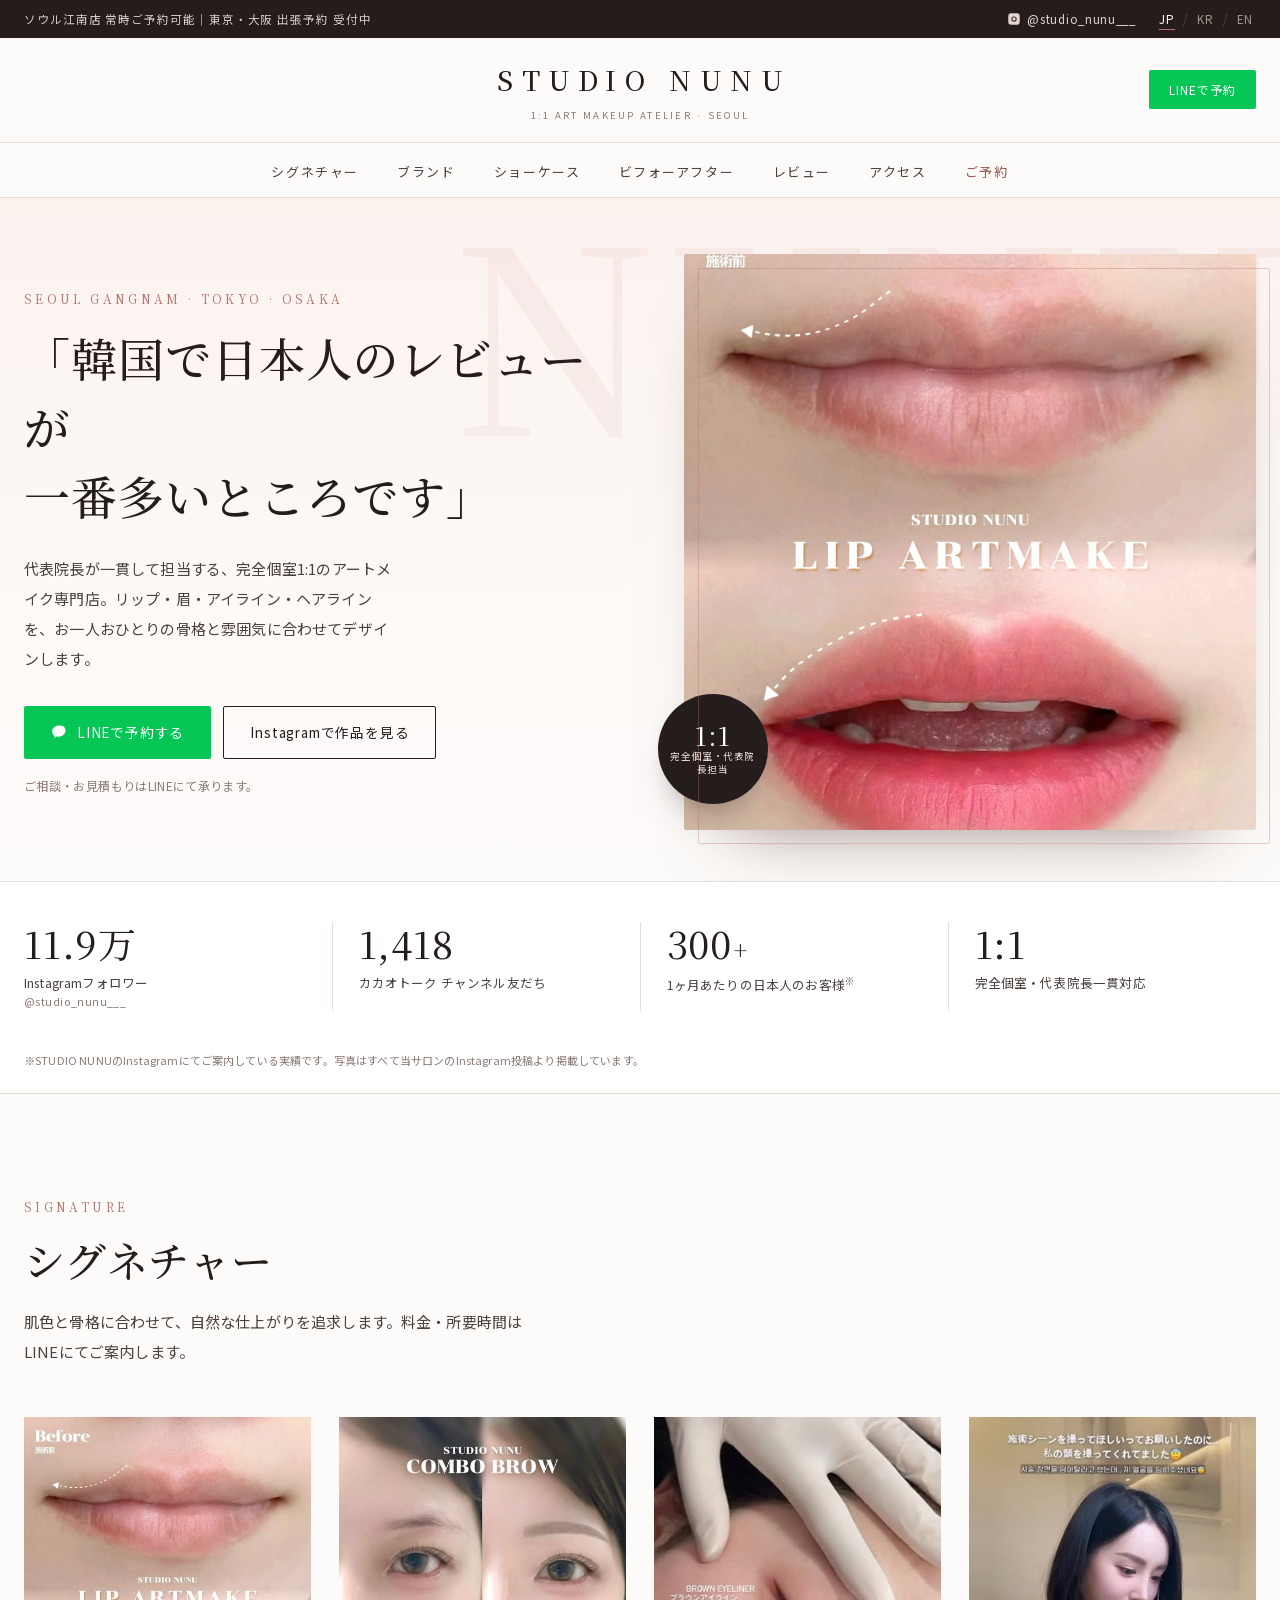
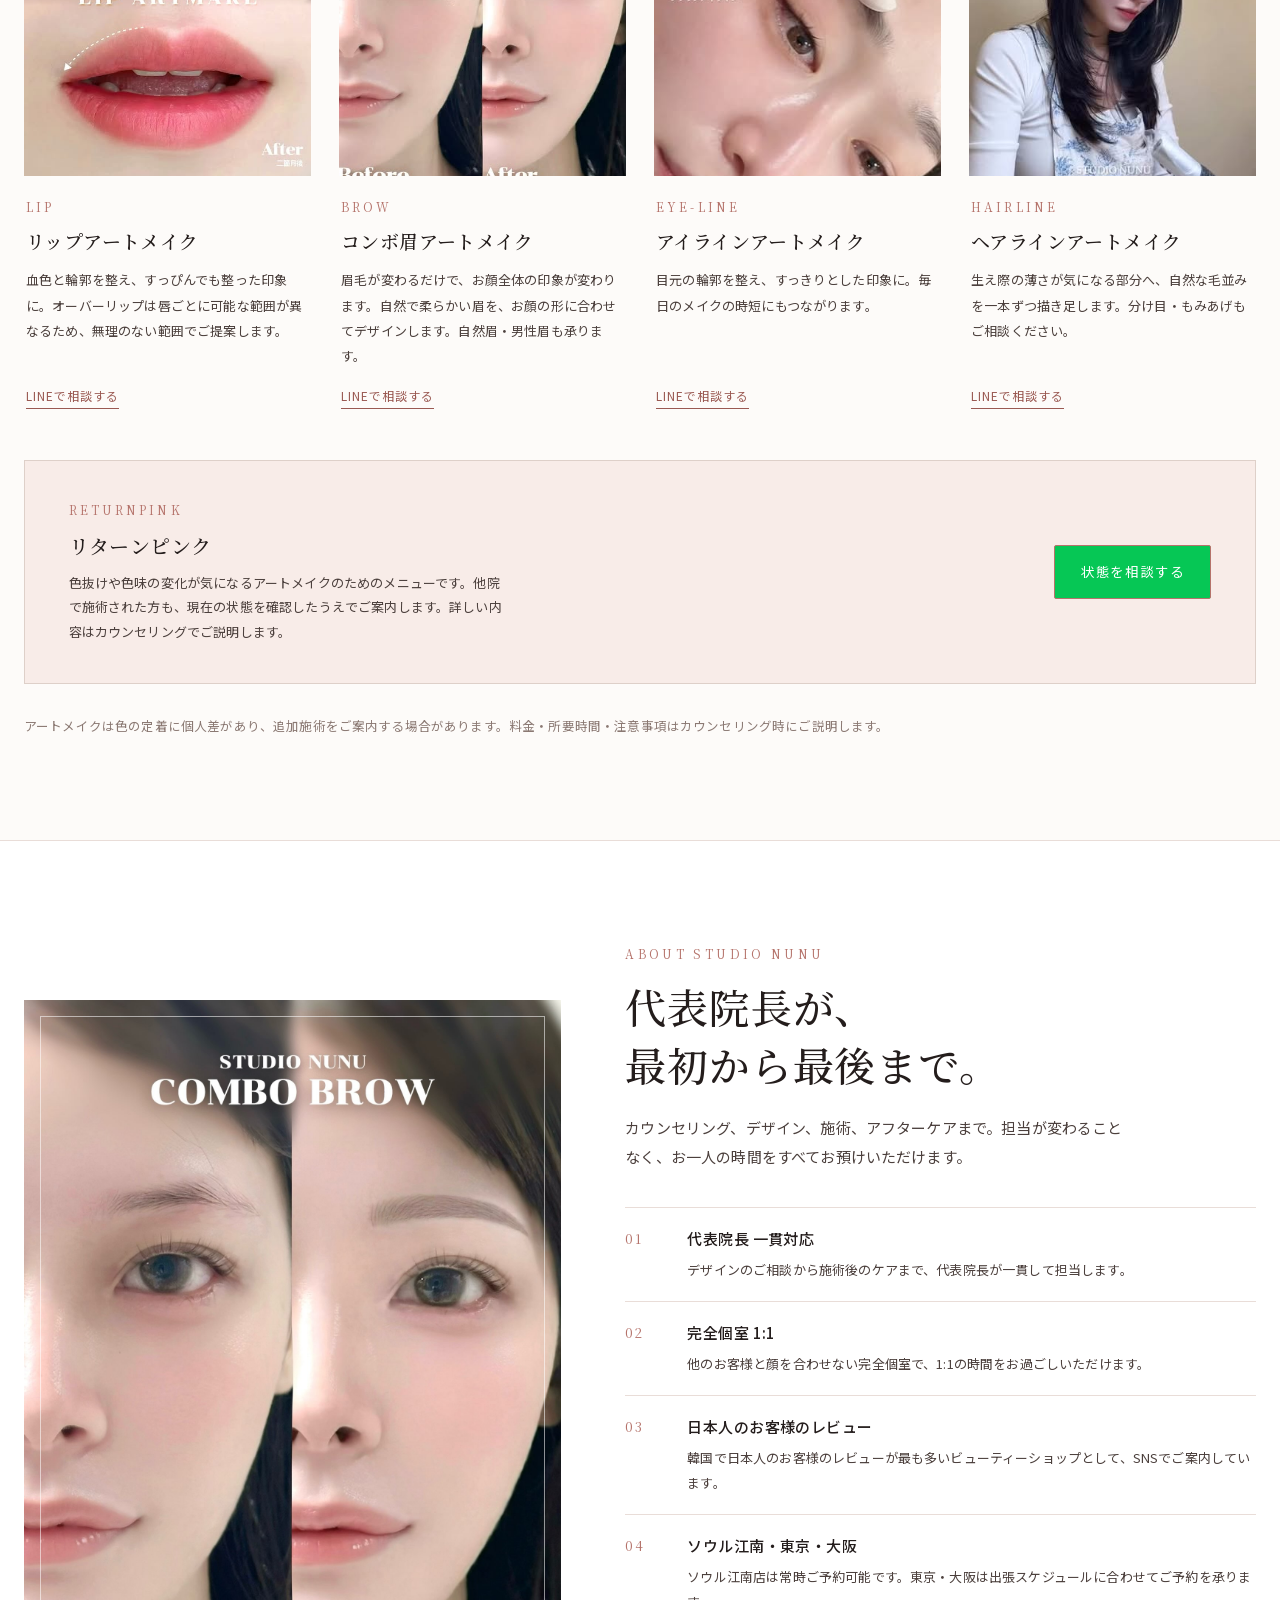
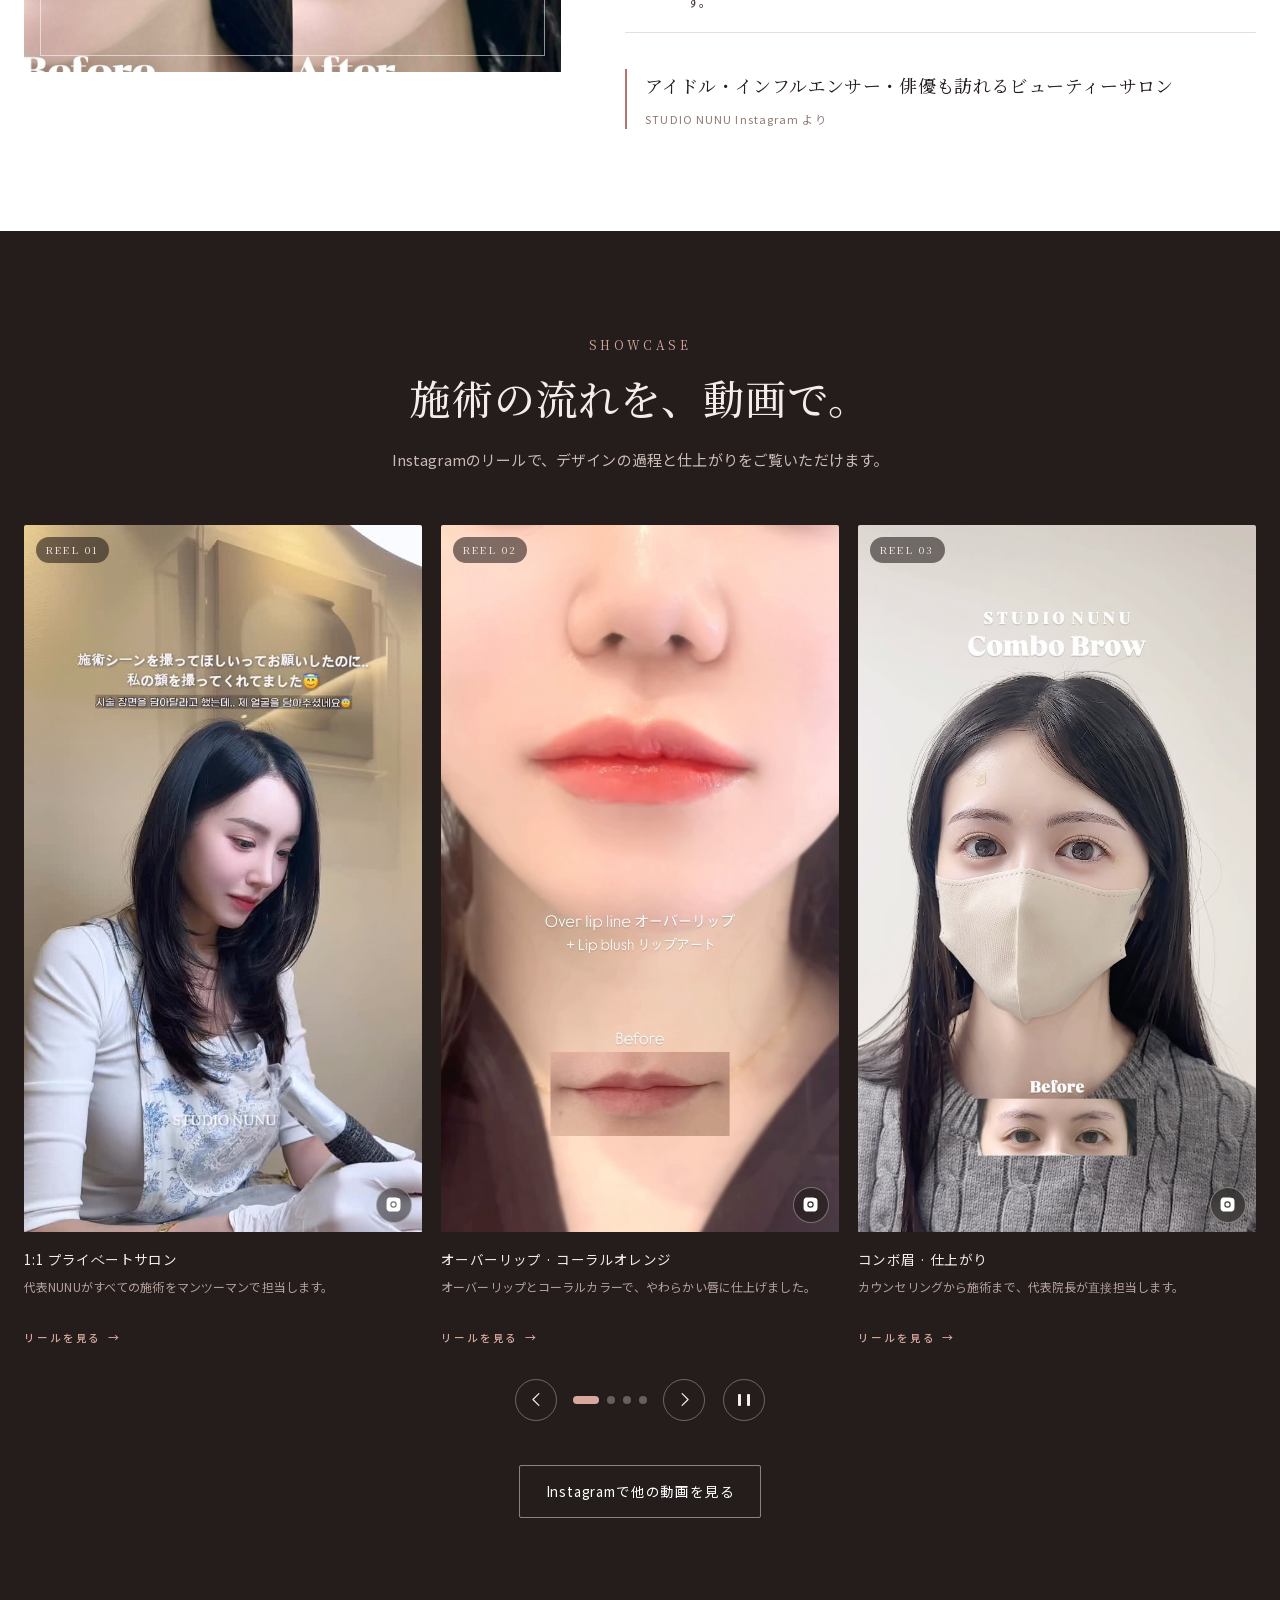
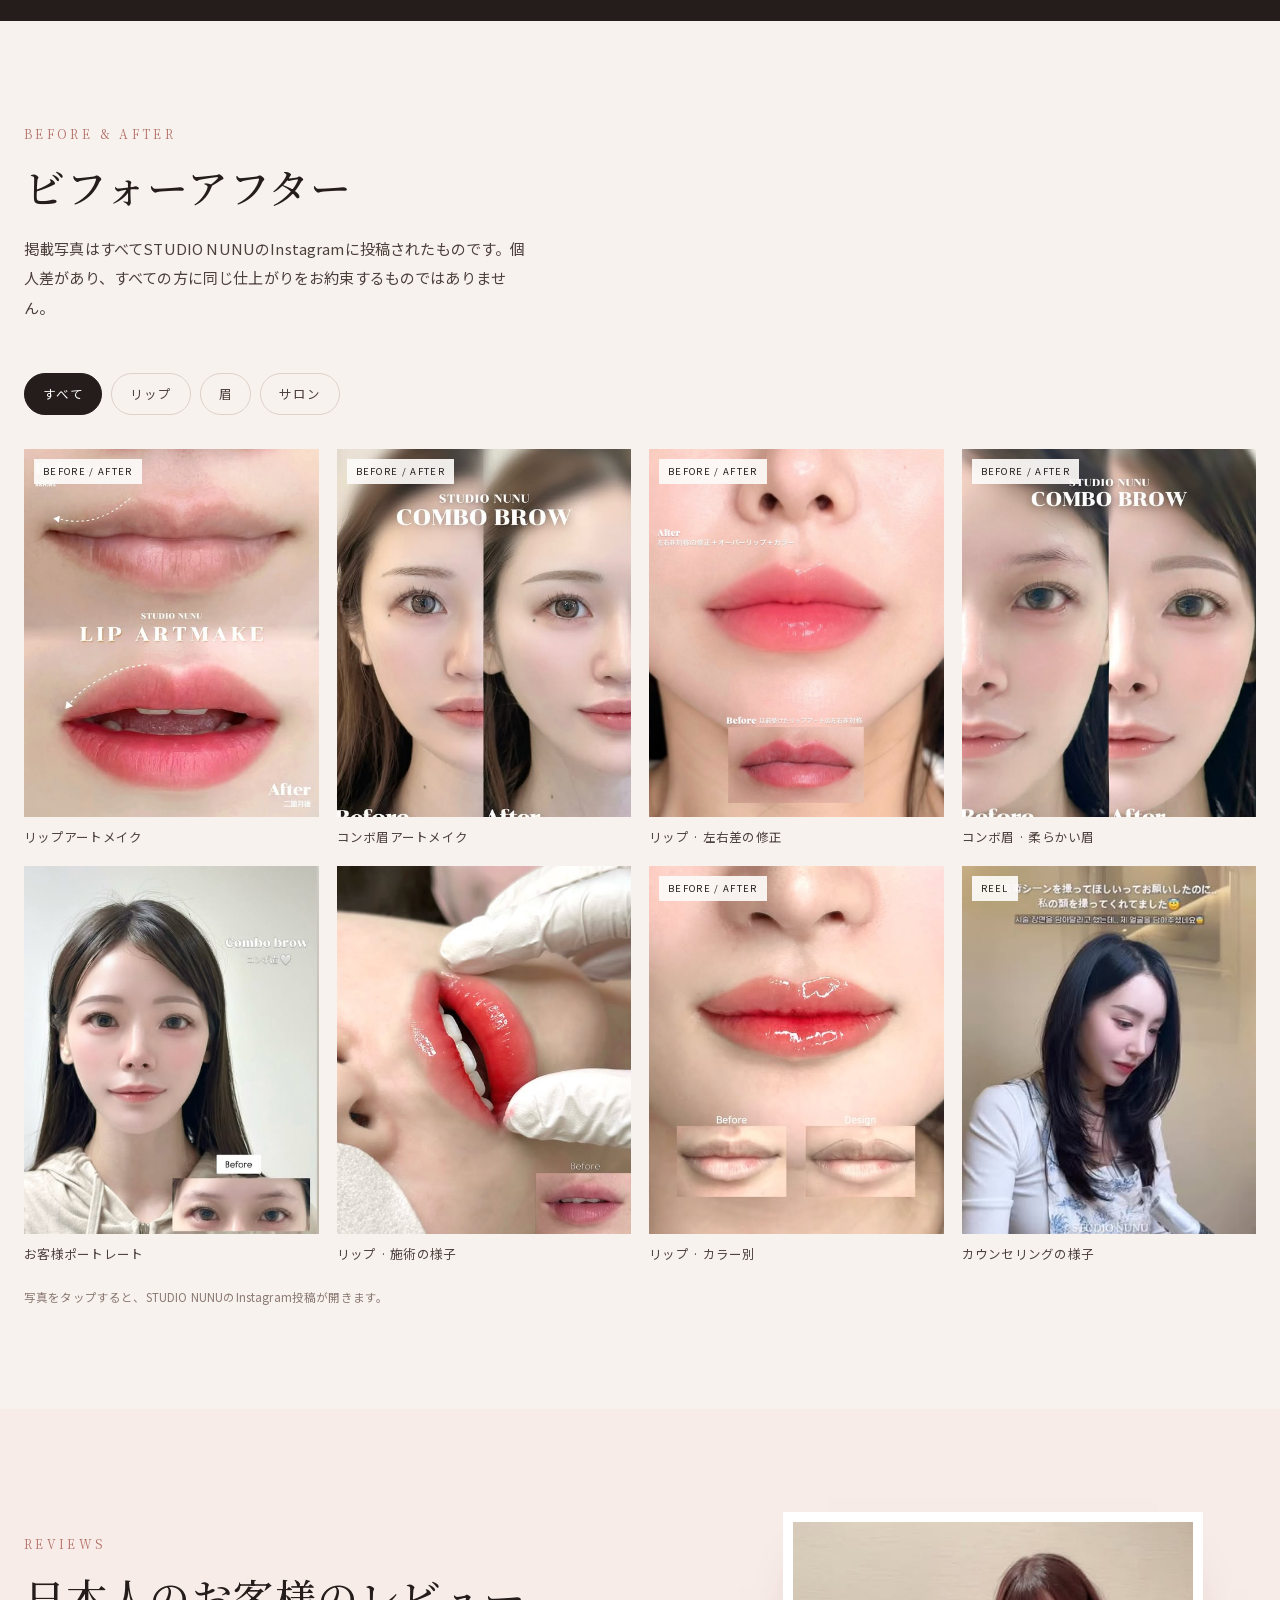
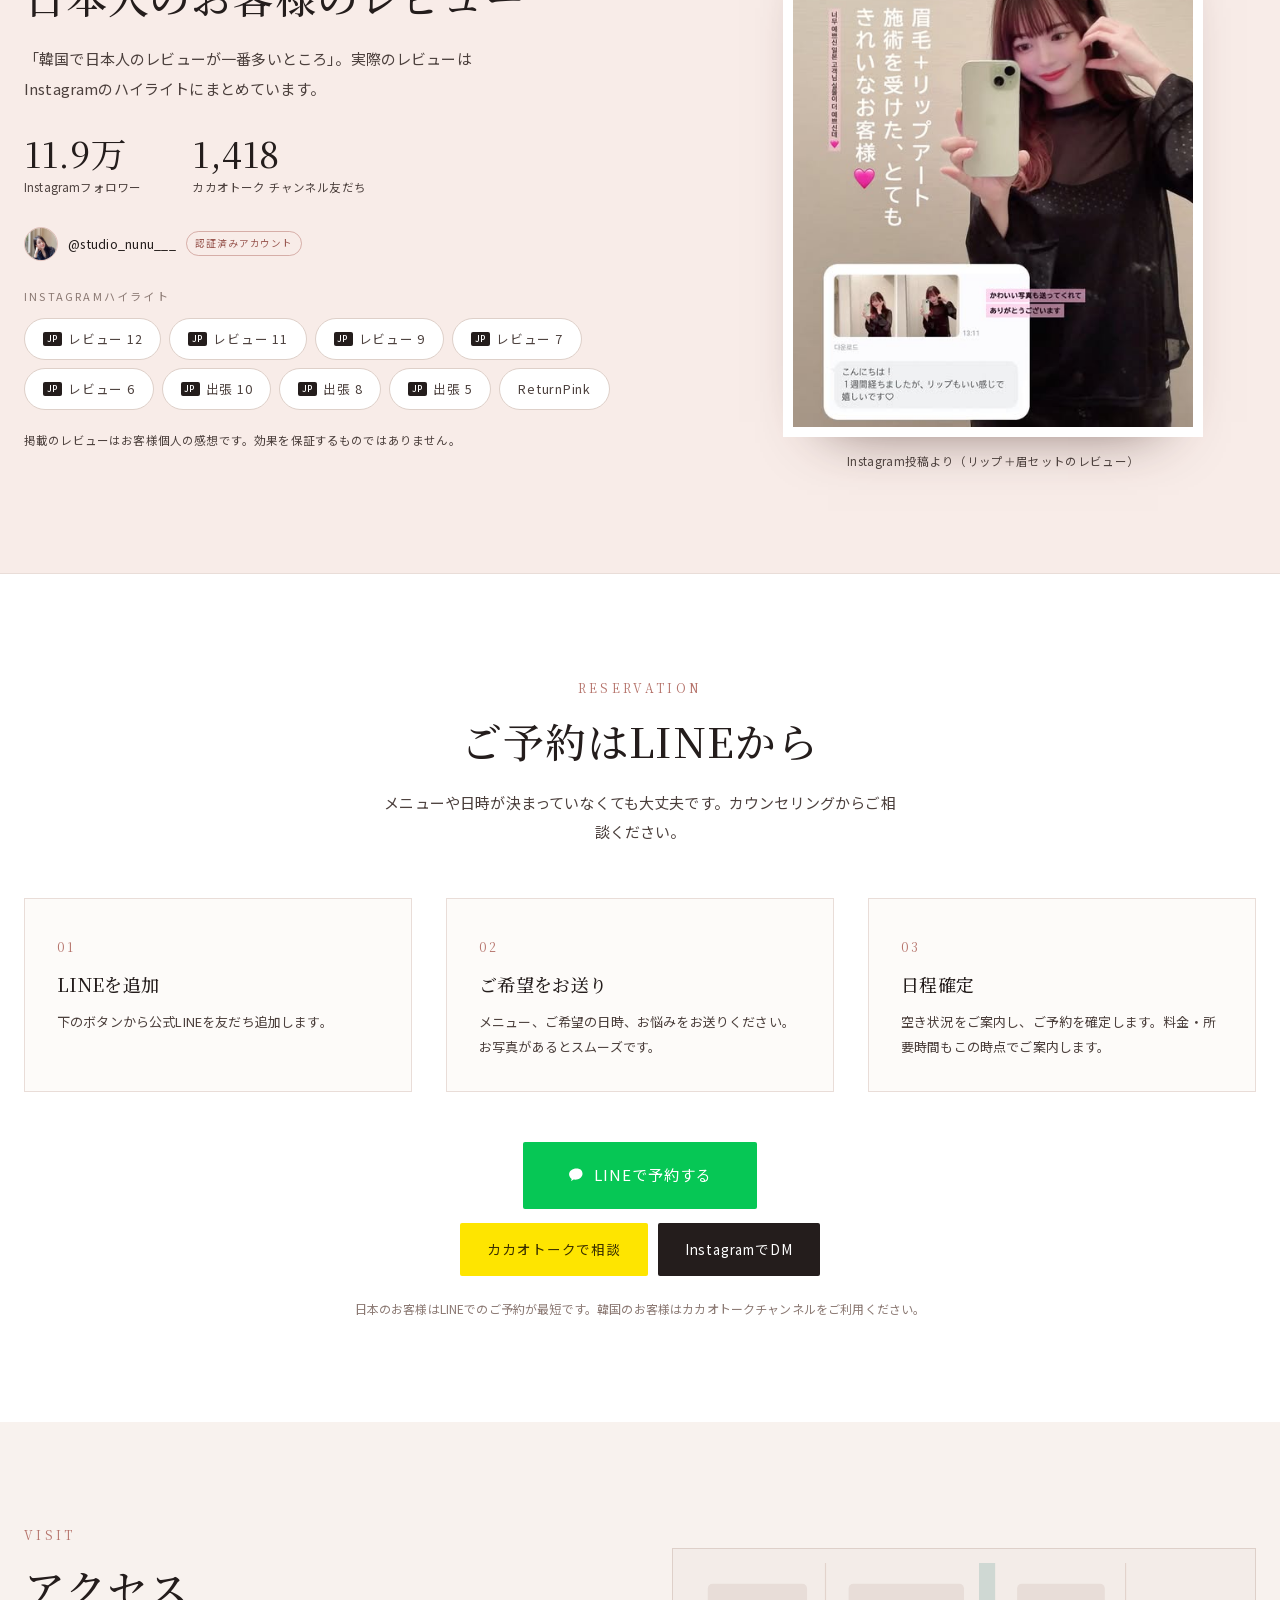
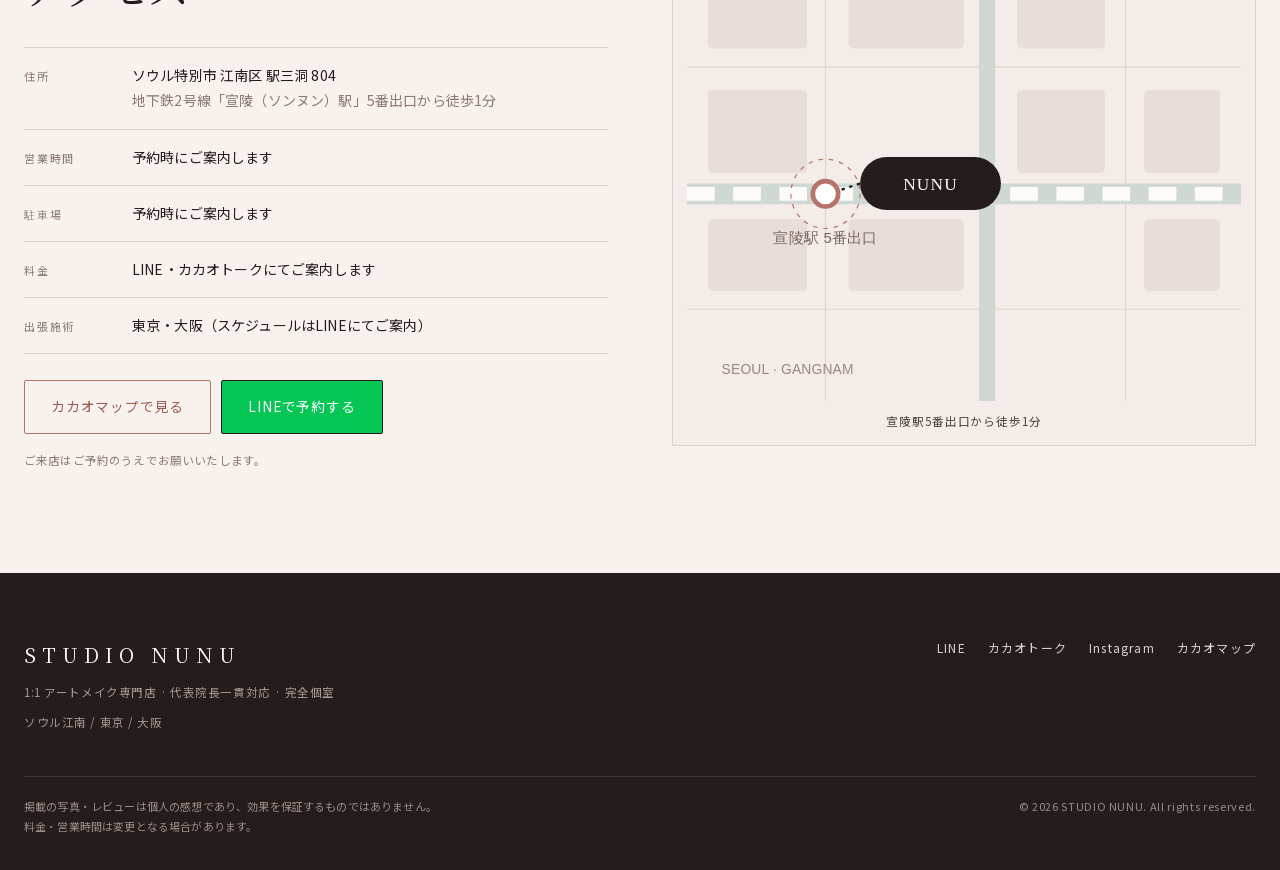
<file: index.html>
<!DOCTYPE html>
<html lang="ja" class="no-js">
<head>
<meta charset="utf-8">
<meta name="viewport" content="width=device-width, initial-scale=1">
<title>STUDIO NUNU｜韓国江南・東京・大阪 1:1アートメイク専門店</title>
<meta name="description" content="代表院長が一貫して担当する、完全個室1:1のアートメイク専門店 STUDIO NUNU。リップ・眉・アイライン・ヘアライン。ソウル江南（宣陵駅5番出口から徒歩1分）／東京・大阪出張。ご予約・ご相談はLINEにて。">
<meta name="theme-color" content="#fdfbf9">
<meta property="og:type" content="website">
<meta property="og:title" content="STUDIO NUNU｜韓国江南・東京・大阪 1:1アートメイク専門店">
<meta property="og:description" content="韓国で日本人のレビューが一番多いところ。代表院長一貫対応・完全個室1:1アートメイク専門店 STUDIO NUNU。">
<meta property="og:image" content="https://snow196830-stack.github.io/studionunu/assets/lip-art-makeup.jpg">
<meta property="og:url" content="https://snow196830-stack.github.io/studionunu/">
<meta name="twitter:card" content="summary_large_image">
<link rel="icon" href="data:image/svg+xml,%3Csvg xmlns='http://www.w3.org/2000/svg' viewBox='0 0 64 64'%3E%3Crect width='64' height='64' rx='14' fill='%23241d1c'/%3E%3Ctext x='32' y='43' font-family='Georgia,serif' font-size='28' fill='%23f7e9e6' text-anchor='middle'%3EN%3C/text%3E%3C/svg%3E">
<link rel="preconnect" href="https://fonts.gstatic.com" crossorigin>
<link rel="preload" href="assets/fonts/serif-jp-500.woff2" as="font" type="font/woff2" crossorigin>
<link rel="preload" href="assets/fonts/sans-jp-400.woff2" as="font" type="font/woff2" crossorigin>
<link rel="stylesheet" href="assets/fonts/fonts.css">
<script>document.documentElement.className=document.documentElement.className.replace("no-js","js");</script>
<link rel="stylesheet" href="styles.css">
</head>
<body>
<a class="skip-link" href="#main" data-i18n="skip">本文へスキップ</a>

<!-- ============ UTILITY BAR ============ -->
<div class="util-bar">
  <div class="container util-bar__inner">
    <p class="util-bar__note" data-i18n="utilNote" data-content="notice.text">ソウル江南店 常時ご予約可能｜東京・大阪 出張予約 受付中</p>
    <p class="util-bar__note util-bar__note--short" data-i18n="utilNoteShort" data-content="notice.short">ソウル江南 · 東京 · 大阪</p>
    <div class="util-bar__right">
      <a class="util-link" data-link="instagram" href="https://www.instagram.com/studio_nunu___" target="_blank" rel="noopener">
        <svg viewBox="0 0 24 24" aria-hidden="true" class="ico"><path d="M12 2.2c3.2 0 3.6 0 4.9.1 1.2.1 1.8.3 2.2.4.6.2 1 .5 1.4.9.4.4.7.8.9 1.4.2.4.4 1 .4 2.2.1 1.3.1 1.7.1 4.9s0 3.6-.1 4.9c-.1 1.2-.3 1.8-.4 2.2-.2.6-.5 1-.9 1.4-.4.4-.8.7-1.4.9-.4.2-1 .4-2.2.4-1.3.1-1.7.1-4.9.1s-3.6 0-4.9-.1c-1.2-.1-1.8-.3-2.2-.4-.6-.2-1-.5-1.4-.9-.4-.4-.7-.8-.9-1.4-.2-.4-.4-1-.4-2.2C2.2 15.6 2.2 15.2 2.2 12s0-3.6.1-4.9c.1-1.2.3-1.8.4-2.2.2-.6.5-1 .9-1.4.4-.4.8-.7 1.4-.9.4-.2 1-.4 2.2-.4C8.4 2.2 8.8 2.2 12 2.2Zm0 5.3a4.5 4.5 0 1 0 0 9 4.5 4.5 0 0 0 0-9Zm0 7.4a2.9 2.9 0 1 1 0-5.8 2.9 2.9 0 0 1 0 5.8Zm5.7-7.6a1.05 1.05 0 1 1-2.1 0 1.05 1.05 0 0 1 2.1 0Z"/></svg>
        <span>@studio_nunu___</span>
      </a>
      <div class="lang-switch" role="group" aria-label="Language / 言語 / 언어">
        <button type="button" class="lang-btn" data-lang="jp" aria-pressed="true">JP</button>
        <span class="lang-sep" aria-hidden="true">/</span>
        <button type="button" class="lang-btn" data-lang="kr" aria-pressed="false">KR</button>
        <span class="lang-sep" aria-hidden="true">/</span>
        <button type="button" class="lang-btn" data-lang="en" aria-pressed="false">EN</button>
      </div>
    </div>
  </div>
</div>

<!-- ============ HEADER ============ -->
<header class="site-header" id="siteHeader">
  <div class="container header-inner">
    <button type="button" class="burger" id="burger" aria-expanded="false" aria-controls="gnb" aria-label="メニュー">
      <span></span><span></span><span></span>
    </button>
    <a class="logo" href="#top">
      <span class="logo__mark">STUDIO NUNU</span>
      <span class="logo__sub" data-i18n="logoSub">1:1 ART MAKEUP ATELIER · SEOUL</span>
    </a>
    <a class="header-cta" data-cta="primary" data-label="headerCta" href="https://line.me/R/ti/p/@362hsrxc" target="_blank" rel="noopener" data-i18n="headerCta">LINEで予約</a>
  </div>
  <nav class="gnb" id="gnb" aria-label="Main">
    <ul class="gnb__list">
      <li><a href="#signature" data-i18n="navSignature">シグネチャー</a></li>
      <li><a href="#about" data-i18n="navAbout">ブランド</a></li>
      <li><a href="#showcase" data-i18n="navShowcase">ショーケース</a></li>
      <li><a href="#gallery" data-i18n="navGallery">ビフォーアフター</a></li>
      <li><a href="#reviews" data-i18n="navReviews">レビュー</a></li>
      <li><a href="#visit" data-i18n="navVisit">アクセス</a></li>
      <li class="gnb__cta"><a data-cta="primary" data-label="navReserve" href="https://line.me/R/ti/p/@362hsrxc" target="_blank" rel="noopener" data-i18n="navReserve">ご予約</a></li>
    </ul>
    <div class="gnb__lang" role="group" aria-label="Language">
      <button type="button" class="lang-btn" data-lang="jp" aria-pressed="true">日本語</button>
      <button type="button" class="lang-btn" data-lang="kr" aria-pressed="false">한국어</button>
      <button type="button" class="lang-btn" data-lang="en" aria-pressed="false">English</button>
    </div>
  </nav>
</header>

<main id="main">
  <span id="top"></span>

  <!-- ============ HERO ============ -->
  <section class="hero">
    <div class="hero__watermark" aria-hidden="true">NUNU</div>
    <div class="container hero__grid">
      <div class="hero__copy">
        <p class="eyebrow" data-i18n="heroEyebrow" data-content="hero.eyebrow">SEOUL GANGNAM · TOKYO · OSAKA</p>
        <h1 class="hero__title" data-i18n="heroTitle" data-content="hero.title">「韓国で日本人のレビューが<br>一番多いところです」</h1>
        <p class="hero__lead" data-i18n="heroLead" data-content="hero.lead">代表院長が一貫して担当する、完全個室1:1のアートメイク専門店。リップ・眉・アイライン・ヘアラインを、お一人おひとりの骨格と雰囲気に合わせてデザインします。</p>
        <div class="hero__actions">
          <a class="btn btn--line" data-cta="primary" data-label="heroPrimary" href="https://line.me/R/ti/p/@362hsrxc" target="_blank" rel="noopener">
            <svg viewBox="0 0 24 24" aria-hidden="true" class="ico ico--line"><path d="M12 2C6.2 2 1.5 5.7 1.5 10.3c0 2.6 1.4 4.9 3.7 6.5-.2.7-.6 2-.7 2.4-.1.5.2.5.4.4.2-.1 2.3-1.4 3.1-1.9.6.1 1.3.2 2 .2 5.8 0 10.5-3.7 10.5-8.3S17.8 2 12 2Z"/></svg>
            <span data-i18n="heroPrimary">LINEで予約する</span>
          </a>
          <a class="btn btn--ghost" data-link="instagram" href="https://www.instagram.com/studio_nunu___" target="_blank" rel="noopener" data-i18n="heroSecondary">Instagramで作品を見る</a>
        </div>
        <p class="hero__note" data-i18n="heroNote" data-content="hero.note">ご相談・お見積もりはLINEにて承ります。</p>
      </div>
      <figure class="hero__media">
        <img src="assets/lip-art-makeup.jpg" alt="リップアートメイクのビフォーアフター" width="1440" height="1800" fetchpriority="high" data-i18n-alt="altHero">
        <figcaption class="hero__badge">
          <span class="hero__badge-num">1:1</span>
          <span class="hero__badge-txt" data-i18n="heroBadge" data-content="hero.badge">完全個室・代表院長担当</span>
        </figcaption>
      </figure>
    </div>
  </section>

  <!-- ============ STATS ============ -->
  <section class="stats" aria-label="Studio facts">
    <div class="container stats__grid">
      <div class="stat">
        <p class="stat__num" data-i18n="stat1Num">11.9万</p>
        <p class="stat__label" data-i18n="stat1">Instagramフォロワー<small>@studio_nunu___</small></p>
      </div>
      <div class="stat">
        <p class="stat__num">1,418</p>
        <p class="stat__label" data-i18n="stat2">カカオトーク チャンネル友だち</p>
      </div>
      <div class="stat">
        <p class="stat__num">300<span class="stat__unit">+</span></p>
        <p class="stat__label" data-i18n="stat3">1ヶ月あたりの日本人のお客様<sup>※</sup></p>
      </div>
      <div class="stat">
        <p class="stat__num">1:1</p>
        <p class="stat__label" data-i18n="stat4">完全個室・代表院長一貫対応</p>
      </div>
    </div>
    <p class="container stats__foot" data-i18n="statsFoot">※STUDIO NUNUのInstagramにてご案内している実績です。写真はすべて当サロンのInstagram投稿より掲載しています。</p>
  </section>

  <!-- ============ SIGNATURE ============ -->
  <section class="section section--signature" id="signature">
    <div class="container">
      <header class="section__head">
        <p class="eyebrow">SIGNATURE</p>
        <h2 class="section__title" data-i18n="sigTitle" data-content="menu.title">シグネチャー</h2>
        <p class="section__lead" data-i18n="sigLead" data-content="menu.lead">肌色と骨格に合わせて、自然な仕上がりを追求します。料金・所要時間はLINEにてご案内します。</p>
      </header>

      <div class="cards" id="menuCards">
        <article class="card reveal">
          <div class="card__media"><img src="assets/post-01.jpg" alt="リップアートメイクのビフォーアフター" width="512" height="640" loading="lazy"></div>
          <div class="card__body">
            <p class="card__en">Lip</p>
            <h3 class="card__jp" data-i18n="card1Title">リップアートメイク</h3>
            <p class="card__desc" data-i18n="card1Desc">血色と輪郭を整え、すっぴんでも整った印象に。オーバーリップは唇ごとに可能な範囲が異なるため、無理のない範囲でご提案します。</p>
            <a class="card__link" data-cta="primary" data-label="cardCta" href="https://line.me/R/ti/p/@362hsrxc" target="_blank" rel="noopener" data-i18n="cardCta">LINEで相談する</a>
          </div>
        </article>

        <article class="card reveal">
          <div class="card__media"><img src="assets/post-06.jpg" alt="コンボ眉アートメイクのビフォーアフター" width="494" height="640" loading="lazy"></div>
          <div class="card__body">
            <p class="card__en">Brow</p>
            <h3 class="card__jp" data-i18n="card2Title">コンボ眉アートメイク</h3>
            <p class="card__desc" data-i18n="card2Desc">眉毛が変わるだけで、お顔全体の印象が変わります。自然で柔らかい眉を、お顔の形に合わせてデザインします。自然眉・男性眉も承ります。</p>
            <a class="card__link" data-cta="primary" data-label="cardCta" href="https://line.me/R/ti/p/@362hsrxc" target="_blank" rel="noopener" data-i18n="cardCta">LINEで相談する</a>
          </div>
        </article>

        <article class="card reveal">
          <div class="card__media"><img src="assets/post-12.jpg" alt="アイライナー施術の様子" width="361" height="640" loading="lazy"></div>
          <div class="card__body">
            <p class="card__en">Eye-line</p>
            <h3 class="card__jp" data-i18n="card3Title">アイラインアートメイク</h3>
            <p class="card__desc" data-i18n="card3Desc">目元の輪郭を整え、すっきりとした印象に。毎日のメイクの時短にもつながります。</p>
            <a class="card__link" data-cta="primary" data-label="cardCta" href="https://line.me/R/ti/p/@362hsrxc" target="_blank" rel="noopener" data-i18n="cardCta">LINEで相談する</a>
          </div>
        </article>

        <article class="card reveal">
          <div class="card__media"><img src="assets/post-04.jpg" alt="カウンセリング・施術の様子" width="361" height="640" loading="lazy"></div>
          <div class="card__body">
            <p class="card__en">Hairline</p>
            <h3 class="card__jp" data-i18n="card4Title">ヘアラインアートメイク</h3>
            <p class="card__desc" data-i18n="card4Desc">生え際の薄さが気になる部分へ、自然な毛並みを一本ずつ描き足します。分け目・もみあげもご相談ください。</p>
            <a class="card__link" data-cta="primary" data-label="cardCta" href="https://line.me/R/ti/p/@362hsrxc" target="_blank" rel="noopener" data-i18n="cardCta">LINEで相談する</a>
          </div>
        </article>
      </div>

      <div class="returnpink reveal">
        <div class="returnpink__txt">
          <p class="returnpink__en">ReturnPink</p>
          <h3 class="returnpink__title" data-i18n="rpTitle" data-content="menu.returnPink.name">リターンピンク</h3>
          <p class="returnpink__price" id="rpPrice" data-content="menu.returnPink.price" hidden></p>
          <p class="returnpink__desc" data-i18n="rpDesc" data-content="menu.returnPink.desc">色抜けや色味の変化が気になるアートメイクのためのメニューです。他院で施術された方も、現在の状態を確認したうえでご案内します。詳しい内容はカウンセリングでご説明します。</p>
        </div>
        <a class="btn btn--outline" data-cta="primary" data-label="rpCta" href="https://line.me/R/ti/p/@362hsrxc" target="_blank" rel="noopener" data-i18n="rpCta">状態を相談する</a>
      </div>

      <p class="section__fine" data-i18n="sigFine">アートメイクは色の定着に個人差があり、追加施術をご案内する場合があります。料金・所要時間・注意事項はカウンセリング時にご説明します。</p>
    </div>
  </section>

  <!-- ============ ABOUT ============ -->
  <section class="section section--about" id="about">
    <div class="container about__grid">
      <figure class="about__media reveal">
        <img src="assets/combo-brow.jpg" alt="コンボ眉アートメイクのビフォーアフター" width="1456" height="1888" loading="lazy" data-i18n-alt="altAbout">
      </figure>
      <div class="about__copy">
        <p class="eyebrow">ABOUT STUDIO NUNU</p>
        <h2 class="section__title" data-i18n="aboutTitle">代表院長が、<br>最初から最後まで。</h2>
        <p class="section__lead" data-i18n="aboutLead">カウンセリング、デザイン、施術、アフターケアまで。担当が変わることなく、お一人の時間をすべてお預けいただけます。</p>
        <ul class="pillars">
          <li>
            <span class="pillars__num">01</span>
            <div>
              <h3 data-i18n="p1Title">代表院長 一貫対応</h3>
              <p data-i18n="p1Desc">デザインのご相談から施術後のケアまで、代表院長が一貫して担当します。</p>
            </div>
          </li>
          <li>
            <span class="pillars__num">02</span>
            <div>
              <h3 data-i18n="p2Title">完全個室 1:1</h3>
              <p data-i18n="p2Desc">他のお客様と顔を合わせない完全個室で、1:1の時間をお過ごしいただけます。</p>
            </div>
          </li>
          <li>
            <span class="pillars__num">03</span>
            <div>
              <h3 data-i18n="p3Title">日本人のお客様のレビュー</h3>
              <p data-i18n="p3Desc">韓国で日本人のお客様のレビューが最も多いビューティーショップとして、SNSでご案内しています。</p>
            </div>
          </li>
          <li>
            <span class="pillars__num">04</span>
            <div>
              <h3 data-i18n="p4Title">ソウル江南・東京・大阪</h3>
              <p data-i18n="p4Desc">ソウル江南店は常時ご予約可能です。東京・大阪は出張スケジュールに合わせてご予約を承ります。</p>
            </div>
          </li>
        </ul>
        <blockquote class="about__quote">
          <p data-i18n="aboutQuote">アイドル・インフルエンサー・俳優も訪れるビューティーサロン</p>
          <cite data-i18n="aboutQuoteSrc">STUDIO NUNU Instagram より</cite>
        </blockquote>
      </div>
    </div>
  </section>

  <!-- ============ SHOWCASE ============ -->
  <section class="section section--showcase" id="showcase">
    <div class="container">
      <header class="section__head section__head--center">
        <p class="eyebrow">SHOWCASE</p>
        <h2 class="section__title" data-i18n="showTitle">施術の流れを、動画で。</h2>
        <p class="section__lead" data-i18n="showLead">Instagramのリールで、デザインの過程と仕上がりをご覧いただけます。</p>
      </header>
      <div class="reels reveal" id="reels" data-autoplay="5500">
        <div class="reels__viewport" id="reelViewport" tabindex="0" role="group" aria-roledescription="carousel" aria-label="Instagram リール" data-i18n-aria="reelGroup">
          <ul class="reels__track" id="reelTrack" role="list">
            <li class="reels__slide" role="listitem">
              <a class="reel" href="https://www.instagram.com/reel/Df1YAgnpRSL/" target="_blank" rel="noopener" data-i18n-aria="reel1a">
                <span class="reel__media">
                  <video class="reel__video" src="assets/reel-df1yagnprsl.mp4" poster="assets/reel-df1yagnprsl.jpg" width="720" height="1280" muted loop playsinline autoplay preload="metadata" aria-hidden="true" tabindex="-1"></video>
                  <span class="reel__no">REEL 01</span>
                  <span class="reel__ig" aria-hidden="true"><svg viewBox="0 0 24 24"><path d="M12 2.2c3.2 0 3.6 0 4.9.1 1.2.1 1.8.3 2.2.4.6.2 1 .5 1.4.9.4.4.7.8.9 1.4.2.4.4 1 .4 2.2.1 1.3.1 1.7.1 4.9s0 3.6-.1 4.9c-.1 1.2-.3 1.8-.4 2.2-.2.6-.5 1-.9 1.4-.4.4-.8.7-1.4.9-.4.2-1 .4-2.2.4-1.3.1-1.7.1-4.9.1s-3.6 0-4.9-.1c-1.2-.1-1.8-.3-2.2-.4-.6-.2-1-.5-1.4-.9-.4-.4-.7-.8-.9-1.4-.2-.4-.4-1-.4-2.2C2.2 15.6 2.2 15.2 2.2 12s0-3.6.1-4.9c.1-1.2.3-1.8.4-2.2.2-.6.5-1 .9-1.4.4-.4.8-.7 1.4-.9.4-.2 1-.4 2.2-.4C8.4 2.2 8.8 2.2 12 2.2Zm0 5.3a4.5 4.5 0 1 0 0 9 4.5 4.5 0 0 0 0-9Zm0 7.4a2.9 2.9 0 1 1 0-5.8 2.9 2.9 0 0 1 0 5.8Zm5.7-7.6a1.05 1.05 0 1 1-2.1 0 1.05 1.05 0 0 1 2.1 0Z"/></svg></span>
                </span>
                <span class="reel__meta">
                  <span class="reel__t" data-i18n="reel1t">1:1 プライベートサロン</span>
                  <span class="reel__d" data-i18n="reel1d">代表NUNUがすべての施術をマンツーマンで担当します。</span>
                  <span class="reel__cta" data-i18n="reelCta">リールを見る</span>
                </span>
              </a>
            </li>
            <li class="reels__slide" role="listitem">
              <a class="reel" href="https://www.instagram.com/reel/De5m5-qJlwy/" target="_blank" rel="noopener" data-i18n-aria="reel2a">
                <span class="reel__media">
                  <video class="reel__video" src="assets/reel-de5m5qjlwy.mp4" poster="assets/reel-de5m5qjlwy.jpg" width="720" height="1280" muted loop playsinline autoplay preload="metadata" aria-hidden="true" tabindex="-1"></video>
                  <span class="reel__no">REEL 02</span>
                  <span class="reel__ig" aria-hidden="true"><svg viewBox="0 0 24 24"><path d="M12 2.2c3.2 0 3.6 0 4.9.1 1.2.1 1.8.3 2.2.4.6.2 1 .5 1.4.9.4.4.7.8.9 1.4.2.4.4 1 .4 2.2.1 1.3.1 1.7.1 4.9s0 3.6-.1 4.9c-.1 1.2-.3 1.8-.4 2.2-.2.6-.5 1-.9 1.4-.4.4-.8.7-1.4.9-.4.2-1 .4-2.2.4-1.3.1-1.7.1-4.9.1s-3.6 0-4.9-.1c-1.2-.1-1.8-.3-2.2-.4-.6-.2-1-.5-1.4-.9-.4-.4-.7-.8-.9-1.4-.2-.4-.4-1-.4-2.2C2.2 15.6 2.2 15.2 2.2 12s0-3.6.1-4.9c.1-1.2.3-1.8.4-2.2.2-.6.5-1 .9-1.4.4-.4.8-.7 1.4-.9.4-.2 1-.4 2.2-.4C8.4 2.2 8.8 2.2 12 2.2Zm0 5.3a4.5 4.5 0 1 0 0 9 4.5 4.5 0 0 0 0-9Zm0 7.4a2.9 2.9 0 1 1 0-5.8 2.9 2.9 0 0 1 0 5.8Zm5.7-7.6a1.05 1.05 0 1 1-2.1 0 1.05 1.05 0 0 1 2.1 0Z"/></svg></span>
                </span>
                <span class="reel__meta">
                  <span class="reel__t" data-i18n="reel2t">オーバーリップ · コーラルオレンジ</span>
                  <span class="reel__d" data-i18n="reel2d">オーバーリップとコーラルカラーで、やわらかい唇に仕上げました。</span>
                  <span class="reel__cta" data-i18n="reelCta">リールを見る</span>
                </span>
              </a>
            </li>
            <li class="reels__slide" role="listitem">
              <a class="reel" href="https://www.instagram.com/reel/DfoVcE2pL9T/" target="_blank" rel="noopener" data-i18n-aria="reel3a">
                <span class="reel__media">
                  <video class="reel__video" src="assets/reel-dfovce2pl9t.mp4" poster="assets/reel-dfovce2pl9t.jpg" width="720" height="1280" muted loop playsinline autoplay preload="metadata" aria-hidden="true" tabindex="-1"></video>
                  <span class="reel__no">REEL 03</span>
                  <span class="reel__ig" aria-hidden="true"><svg viewBox="0 0 24 24"><path d="M12 2.2c3.2 0 3.6 0 4.9.1 1.2.1 1.8.3 2.2.4.6.2 1 .5 1.4.9.4.4.7.8.9 1.4.2.4.4 1 .4 2.2.1 1.3.1 1.7.1 4.9s0 3.6-.1 4.9c-.1 1.2-.3 1.8-.4 2.2-.2.6-.5 1-.9 1.4-.4.4-.8.7-1.4.9-.4.2-1 .4-2.2.4-1.3.1-1.7.1-4.9.1s-3.6 0-4.9-.1c-1.2-.1-1.8-.3-2.2-.4-.6-.2-1-.5-1.4-.9-.4-.4-.7-.8-.9-1.4-.2-.4-.4-1-.4-2.2C2.2 15.6 2.2 15.2 2.2 12s0-3.6.1-4.9c.1-1.2.3-1.8.4-2.2.2-.6.5-1 .9-1.4.4-.4.8-.7 1.4-.9.4-.2 1-.4 2.2-.4C8.4 2.2 8.8 2.2 12 2.2Zm0 5.3a4.5 4.5 0 1 0 0 9 4.5 4.5 0 0 0 0-9Zm0 7.4a2.9 2.9 0 1 1 0-5.8 2.9 2.9 0 0 1 0 5.8Zm5.7-7.6a1.05 1.05 0 1 1-2.1 0 1.05 1.05 0 0 1 2.1 0Z"/></svg></span>
                </span>
                <span class="reel__meta">
                  <span class="reel__t" data-i18n="reel3t">コンボ眉 · 仕上がり</span>
                  <span class="reel__d" data-i18n="reel3d">カウンセリングから施術まで、代表院長が直接担当します。</span>
                  <span class="reel__cta" data-i18n="reelCta">リールを見る</span>
                </span>
              </a>
            </li>
            <li class="reels__slide" role="listitem">
              <a class="reel" href="https://www.instagram.com/reel/DewGINkpBhm/" target="_blank" rel="noopener" data-i18n-aria="reel4a">
                <span class="reel__media">
                  <video class="reel__video" src="assets/reel-dewginkpbhm.mp4" poster="assets/reel-dewginkpbhm.jpg" width="720" height="1280" muted loop playsinline autoplay preload="metadata" aria-hidden="true" tabindex="-1"></video>
                  <span class="reel__no">REEL 04</span>
                  <span class="reel__ig" aria-hidden="true"><svg viewBox="0 0 24 24"><path d="M12 2.2c3.2 0 3.6 0 4.9.1 1.2.1 1.8.3 2.2.4.6.2 1 .5 1.4.9.4.4.7.8.9 1.4.2.4.4 1 .4 2.2.1 1.3.1 1.7.1 4.9s0 3.6-.1 4.9c-.1 1.2-.3 1.8-.4 2.2-.2.6-.5 1-.9 1.4-.4.4-.8.7-1.4.9-.4.2-1 .4-2.2.4-1.3.1-1.7.1-4.9.1s-3.6 0-4.9-.1c-1.2-.1-1.8-.3-2.2-.4-.6-.2-1-.5-1.4-.9-.4-.4-.7-.8-.9-1.4-.2-.4-.4-1-.4-2.2C2.2 15.6 2.2 15.2 2.2 12s0-3.6.1-4.9c.1-1.2.3-1.8.4-2.2.2-.6.5-1 .9-1.4.4-.4.8-.7 1.4-.9.4-.2 1-.4 2.2-.4C8.4 2.2 8.8 2.2 12 2.2Zm0 5.3a4.5 4.5 0 1 0 0 9 4.5 4.5 0 0 0 0-9Zm0 7.4a2.9 2.9 0 1 1 0-5.8 2.9 2.9 0 0 1 0 5.8Zm5.7-7.6a1.05 1.05 0 1 1-2.1 0 1.05 1.05 0 0 1 2.1 0Z"/></svg></span>
                </span>
                <span class="reel__meta">
                  <span class="reel__t" data-i18n="reel4t">ブラウンアイライン · 施術の様子</span>
                  <span class="reel__d" data-i18n="reel4d">柔らかく上品な印象のブラウンカラーで目元を整えます。</span>
                  <span class="reel__cta" data-i18n="reelCta">リールを見る</span>
                </span>
              </a>
            </li>
          </ul>
        </div>
        <div class="reels__controls">
          <button type="button" class="reels__nav" id="reelPrev" aria-label="前のリール" data-i18n-aria="reelPrev"><svg viewBox="0 0 24 24" aria-hidden="true"><path d="M15 4.5 7.5 12l7.5 7.5"/></svg></button>
          <div class="reels__dots" id="reelDots" role="group" aria-label="リールを選ぶ" data-i18n-aria="reelDotsLabel"></div>
          <button type="button" class="reels__nav" id="reelNext" aria-label="次のリール" data-i18n-aria="reelNext"><svg viewBox="0 0 24 24" aria-hidden="true"><path d="M9 4.5 16.5 12 9 19.5"/></svg></button>
          <button type="button" class="reels__toggle" id="reelToggle" aria-label="自動再生を停止" aria-pressed="false" data-jp-pause="自動再生を停止" data-jp-play="自動再生を再開"><span class="reels__toggle-icon" aria-hidden="true"></span></button>
        </div>
      </div>
      <p class="showcase__more"><a class="btn btn--ghost btn--ghost-light" data-link="instagram" href="https://www.instagram.com/studio_nunu___" target="_blank" rel="noopener" data-i18n="showMore">Instagramで他の動画を見る</a></p>
    </div>
  </section>

  <!-- ============ GALLERY ============ -->
  <section class="section section--gallery" id="gallery">
    <div class="container">
      <header class="section__head">
        <p class="eyebrow">BEFORE &amp; AFTER</p>
        <h2 class="section__title" data-i18n="galTitle">ビフォーアフター</h2>
        <p class="section__lead" data-i18n="galLead">掲載写真はすべてSTUDIO NUNUのInstagramに投稿されたものです。個人差があり、すべての方に同じ仕上がりをお約束するものではありません。</p>
      </header>

      <div class="filters" role="tablist" aria-label="Gallery filter">
        <button type="button" class="chip is-active" data-filter="all" aria-selected="true" data-i18n="fAll">すべて</button>
        <button type="button" class="chip" data-filter="lip" aria-selected="false" data-i18n="fLip">リップ</button>
        <button type="button" class="chip" data-filter="brow" aria-selected="false" data-i18n="fBrow">眉</button>
        <button type="button" class="chip" data-filter="studio" aria-selected="false" data-i18n="fStudio">サロン</button>
      </div>

      <div class="gal" id="galGrid">
        <a class="gal__item reveal" data-cat="lip" href="https://www.instagram.com/studio_nunu___/p/DFFQ8niJvEN/" target="_blank" rel="noopener">
          <span class="gal__media"><img src="assets/post-01.jpg" alt="リップアートメイクのビフォーアフター" width="512" height="640" loading="lazy"><span class="gal__tag">BEFORE / AFTER</span></span>
          <span class="gal__cap" data-i18n="g1">リップアートメイク</span>
        </a>
        <a class="gal__item reveal" data-cat="brow" href="https://www.instagram.com/studio_nunu___/p/DW7oqvricx4/" target="_blank" rel="noopener">
          <span class="gal__media"><img src="assets/post-03.jpg" alt="コンボ眉アートメイクのビフォーアフター" width="490" height="640" loading="lazy"><span class="gal__tag">BEFORE / AFTER</span></span>
          <span class="gal__cap" data-i18n="g2">コンボ眉アートメイク</span>
        </a>
        <a class="gal__item reveal" data-cat="lip" href="https://www.instagram.com/studio_nunu___/p/Dfy5U0QpqpB/" target="_blank" rel="noopener">
          <span class="gal__media"><img src="assets/hero-lip.jpg" alt="左右差を整えたリップアートメイク" width="1184" height="1472" loading="lazy"><span class="gal__tag">BEFORE / AFTER</span></span>
          <span class="gal__cap" data-i18n="g3">リップ · 左右差の修正</span>
        </a>
        <a class="gal__item reveal" data-cat="brow" href="https://www.instagram.com/studio_nunu___/p/DfqzaZ1ps9h/" target="_blank" rel="noopener">
          <span class="gal__media"><img src="assets/post-06.jpg" alt="コンボ眉アートメイクのビフォーアフター" width="494" height="640" loading="lazy"><span class="gal__tag">BEFORE / AFTER</span></span>
          <span class="gal__cap" data-i18n="g4">コンボ眉 · 柔らかい眉</span>
        </a>
        <a class="gal__item reveal" data-cat="studio" href="https://www.instagram.com/studio_nunu___/p/DfdjYJSplro/" target="_blank" rel="noopener">
          <span class="gal__media"><img src="assets/post-08.jpg" alt="施術後のお客様ポートレート" width="515" height="640" loading="lazy"></span>
          <span class="gal__cap" data-i18n="g5">お客様ポートレート</span>
        </a>
        <a class="gal__item reveal" data-cat="lip" href="https://www.instagram.com/studio_nunu___/p/De_sJADJdW5/" target="_blank" rel="noopener">
          <span class="gal__media"><img src="assets/post-09.jpg" alt="リップのラインを整える施術の様子" width="516" height="640" loading="lazy"></span>
          <span class="gal__cap" data-i18n="g6">リップ · 施術の様子</span>
        </a>
        <a class="gal__item reveal" data-cat="lip" href="https://www.instagram.com/studio_nunu___/p/De1UcsppQov/" target="_blank" rel="noopener">
          <span class="gal__media"><img src="assets/post-11.jpg" alt="リップアートメイクのビフォーアフター" width="518" height="640" loading="lazy"><span class="gal__tag">BEFORE / AFTER</span></span>
          <span class="gal__cap" data-i18n="g7">リップ · カラー別</span>
        </a>
        <a class="gal__item reveal" data-cat="studio" href="https://www.instagram.com/studio_nunu___/reel/Df1YAgnpRSL/" target="_blank" rel="noopener">
          <span class="gal__media"><img src="assets/post-04.jpg" alt="カウンセリング・施術の様子" width="361" height="640" loading="lazy"><span class="gal__tag" data-i18n="g8tag">REEL</span></span>
          <span class="gal__cap" data-i18n="g8">カウンセリングの様子</span>
        </a>
      </div>
      <p class="gallery__foot" data-i18n="galFoot">写真をタップすると、STUDIO NUNUのInstagram投稿が開きます。</p>
    </div>
  </section>

  <!-- ============ REVIEWS ============ -->
  <section class="section section--reviews" id="reviews">
    <div class="container reviews__grid">
      <div class="reviews__copy">
        <p class="eyebrow">REVIEWS</p>
        <h2 class="section__title" data-i18n="revTitle">日本人のお客様のレビュー</h2>
        <p class="section__lead" data-i18n="revLead">「韓国で日本人のレビューが一番多いところ」。実際のレビューはInstagramのハイライトにまとめています。</p>

        <div class="rev-nums">
          <div><p class="rev-nums__n" data-i18n="stat1Num">11.9万</p><p class="rev-nums__l" data-i18n="revNum1">Instagramフォロワー</p></div>
          <div><p class="rev-nums__n">1,418</p><p class="rev-nums__l" data-i18n="revNum2">カカオトーク チャンネル友だち</p></div>
        </div>

        <p class="rev-id">
          <img src="assets/profile.jpg" alt="STUDIO NUNU プロフィール" width="40" height="40" loading="lazy">
          <span class="rev-id__handle">@studio_nunu___</span>
          <span class="rev-id__badge" data-i18n="revVerified">認証済みアカウント</span>
        </p>
        <p class="rev-sub" data-i18n="revSub">Instagramハイライト</p>
        <div class="rev-chips">
          <a class="chip chip--link" href="https://www.instagram.com/stories/highlights/18129553946483832/" target="_blank" rel="noopener"><span class="flag" aria-hidden="true">JP</span> レビュー 12</a>
          <a class="chip chip--link" href="https://www.instagram.com/stories/highlights/18074767931359636/" target="_blank" rel="noopener"><span class="flag" aria-hidden="true">JP</span> レビュー 11</a>
          <a class="chip chip--link" href="https://www.instagram.com/stories/highlights/18094361203813726/" target="_blank" rel="noopener"><span class="flag" aria-hidden="true">JP</span> レビュー 9</a>
          <a class="chip chip--link" href="https://www.instagram.com/stories/highlights/18051787328675233/" target="_blank" rel="noopener"><span class="flag" aria-hidden="true">JP</span> レビュー 7</a>
          <a class="chip chip--link" href="https://www.instagram.com/stories/highlights/17894250612088072/" target="_blank" rel="noopener"><span class="flag" aria-hidden="true">JP</span> レビュー 6</a>
          <a class="chip chip--link" href="https://www.instagram.com/stories/highlights/17880627846509360/" target="_blank" rel="noopener"><span class="flag" aria-hidden="true">JP</span> 出張 10</a>
          <a class="chip chip--link" href="https://www.instagram.com/stories/highlights/18013692470819877/" target="_blank" rel="noopener"><span class="flag" aria-hidden="true">JP</span> 出張 8</a>
          <a class="chip chip--link" href="https://www.instagram.com/stories/highlights/18057042958655206/" target="_blank" rel="noopener"><span class="flag" aria-hidden="true">JP</span> 出張 5</a>
          <a class="chip chip--link" href="https://www.instagram.com/stories/highlights/17934817541971291/" target="_blank" rel="noopener">ReturnPink</a>
        </div>
        <p class="reviews__fine" data-i18n="revFine">掲載のレビューはお客様個人の感想です。効果を保証するものではありません。</p>
      </div>
      <figure class="reviews__media reveal">
        <img src="assets/post-02.jpg" alt="日本人のお客様のレビュー（Instagram投稿）" width="481" height="640" loading="lazy">
        <figcaption data-i18n="revCap">Instagram投稿より（リップ＋眉セットのレビュー）</figcaption>
      </figure>
    </div>
  </section>

  <!-- ============ RESERVATION ============ -->
  <section class="section section--reserve" id="reserve">
    <div class="container">
      <header class="section__head section__head--center">
        <p class="eyebrow">RESERVATION</p>
        <h2 class="section__title" data-i18n="resTitle">ご予約はLINEから</h2>
        <p class="section__lead" data-i18n="resLead">メニューや日時が決まっていなくても大丈夫です。カウンセリングからご相談ください。</p>
      </header>
      <ol class="steps">
        <li class="reveal"><span class="steps__n">01</span><h3 data-i18n="st1">LINEを追加</h3><p data-i18n="st1d">下のボタンから公式LINEを友だち追加します。</p></li>
        <li class="reveal"><span class="steps__n">02</span><h3 data-i18n="st2">ご希望をお送り</h3><p data-i18n="st2d">メニュー、ご希望の日時、お悩みをお送りください。お写真があるとスムーズです。</p></li>
        <li class="reveal"><span class="steps__n">03</span><h3 data-i18n="st3">日程確定</h3><p data-i18n="st3d">空き状況をご案内し、ご予約を確定します。料金・所要時間もこの時点でご案内します。</p></li>
      </ol>
      <div class="res-cta">
        <a class="btn btn--line btn--lg" data-cta="primary" data-label="resPrimary" href="https://line.me/R/ti/p/@362hsrxc" target="_blank" rel="noopener">
          <svg viewBox="0 0 24 24" aria-hidden="true" class="ico ico--line"><path d="M12 2C6.2 2 1.5 5.7 1.5 10.3c0 2.6 1.4 4.9 3.7 6.5-.2.7-.6 2-.7 2.4-.1.5.2.5.4.4.2-.1 2.3-1.4 3.1-1.9.6.1 1.3.2 2 .2 5.8 0 10.5-3.7 10.5-8.3S17.8 2 12 2Z"/></svg>
          <span data-i18n="resPrimary">LINEで予約する</span>
        </a>
        <div class="res-cta__sub">
          <a class="btn btn--kakao" data-cta="secondary" data-label="resKakao" href="https://pf.kakao.com/_DPDxib" target="_blank" rel="noopener" data-i18n="resKakao">カカオトークで相談</a>
          <a class="btn btn--ig" data-link="instagram" href="https://www.instagram.com/studio_nunu___" target="_blank" rel="noopener" data-i18n="resIg">InstagramでDM</a>
        </div>
      </div>
      <p class="res-fine" data-i18n="resFine">日本のお客様はLINEでのご予約が最短です。韓国のお客様はカカオトークチャンネルをご利用ください。</p>
    </div>
  </section>

  <!-- ============ VISIT ============ -->
  <section class="section section--visit" id="visit">
    <div class="container visit__grid">
      <div class="visit__copy">
        <p class="eyebrow">VISIT</p>
        <h2 class="section__title" data-i18n="visitTitle">アクセス</h2>
        <dl class="visit__list">
          <div>
            <dt data-i18n="vAddrLabel">住所</dt>
            <dd><span data-i18n="vAddr" data-content="visit.address">ソウル特別市 江南区 駅三洞 804</span><br><span class="muted" data-i18n="vAddrNote" data-content="visit.addressNote">地下鉄2号線「宣陵（ソンヌン）駅」5番出口から徒歩1分</span></dd>
          </div>
          <div>
            <dt data-i18n="vHoursLabel">営業時間</dt>
            <dd data-i18n="vHours" data-content="visit.hours">予約時にご案内します</dd>
          </div>
          <div>
            <dt data-i18n="vParkingLabel">駐車場</dt>
            <dd data-i18n="vParking" data-content="visit.parking">予約時にご案内します</dd>
          </div>
          <div>
            <dt data-i18n="vPriceLabel">料金</dt>
            <dd data-i18n="vPrice" data-content="visit.priceNote">LINE・カカオトークにてご案内します</dd>
          </div>
          <div>
            <dt data-i18n="vTripLabel">出張施術</dt>
            <dd data-i18n="vTrip" data-content="visit.trip">東京・大阪（スケジュールはLINEにてご案内）</dd>
          </div>
        </dl>
        <div class="visit__actions">
          <a class="btn btn--outline" data-link="map" href="https://m.map.kakao.com/scheme/place?id=8373388" target="_blank" rel="noopener" data-i18n="vMap">カカオマップで見る</a>
          <a class="btn btn--ghost" data-cta="primary" data-label="vCta" href="https://line.me/R/ti/p/@362hsrxc" target="_blank" rel="noopener" data-i18n="vCta">LINEで予約する</a>
        </div>
        <p class="visit__note" data-i18n="vNote">ご来店はご予約のうえでお願いいたします。</p>
      </div>
      <div class="visit__map reveal" aria-hidden="true">
        <svg viewBox="0 0 480 380" class="minimap" role="img" aria-label="宣陵駅周辺の簡易マップ">
          <rect width="480" height="380" fill="#f3ece8"/>
          <g stroke="#e2d3cc" stroke-width="1">
            <path d="M0 90 H480 M0 200 H480 M0 300 H480 M120 0 V380 M260 0 V380 M380 0 V380"/>
          </g>
          <g fill="#e8ddd8">
            <rect x="18" y="18" width="86" height="56" rx="4"/>
            <rect x="140" y="18" width="100" height="56" rx="4"/>
            <rect x="286" y="18" width="76" height="56" rx="4"/>
            <rect x="18" y="110" width="86" height="72" rx="4"/>
            <rect x="286" y="110" width="76" height="72" rx="4"/>
            <rect x="396" y="110" width="66" height="72" rx="4"/>
            <rect x="18" y="222" width="86" height="62" rx="4"/>
            <rect x="140" y="222" width="100" height="62" rx="4"/>
            <rect x="396" y="222" width="66" height="62" rx="4"/>
          </g>
          <path d="M0 200 H480" stroke="#cfd8d3" stroke-width="18" stroke-linecap="square"/>
          <path d="M0 200 H480" stroke="#fdfbf9" stroke-width="12" stroke-dasharray="24 16"/>
          <path d="M260 0 V380" stroke="#cfd8d3" stroke-width="14"/>
          <circle cx="120" cy="200" r="11" fill="#fff" stroke="#b5736b" stroke-width="4"/>
          <text x="120" y="243" text-anchor="middle" font-size="13" fill="#7a6660" font-family="sans-serif">宣陵駅 5番出口</text>
          <g>
            <circle cx="120" cy="200" r="30" fill="none" stroke="#b5736b" stroke-width="1" stroke-dasharray="4 5"/>
          </g>
          <g transform="translate(150,168)">
            <rect x="0" y="0" width="122" height="46" rx="23" fill="#241d1c"/>
            <text x="61" y="29" text-anchor="middle" font-size="15" fill="#fdfbf9" font-family="Georgia,serif" letter-spacing="1">NUNU</text>
          </g>
          <path d="M150 191 L132 197" stroke="#241d1c" stroke-width="2" stroke-dasharray="3 4"/>
          <text x="30" y="356" font-size="12" fill="#9a8781" font-family="sans-serif">SEOUL · GANGNAM</text>
        </svg>
        <p class="visit__mapnote" data-i18n="mapNote">宣陵駅5番出口から徒歩1分</p>
      </div>
    </div>
  </section>
</main>

<!-- ============ FOOTER ============ -->
<footer class="site-footer">
  <div class="container footer__top">
    <div class="footer__brand">
      <p class="footer__logo">STUDIO NUNU</p>
      <p class="footer__desc" data-i18n="footDesc">1:1 アートメイク専門店 · 代表院長一貫対応 · 完全個室</p>
      <p class="footer__desc" data-i18n="footDesc2">ソウル江南 / 東京 / 大阪</p>
    </div>
    <div class="footer__links">
      <a data-link="line" href="https://line.me/R/ti/p/@362hsrxc" target="_blank" rel="noopener">LINE</a>
      <a data-link="kakao" href="https://pf.kakao.com/_DPDxib" target="_blank" rel="noopener" data-i18n="footKakao">カカオトーク</a>
      <a data-link="instagram" href="https://www.instagram.com/studio_nunu___" target="_blank" rel="noopener">Instagram</a>
      <a data-link="map" href="https://m.map.kakao.com/scheme/place?id=8373388" target="_blank" rel="noopener" data-i18n="footMap">カカオマップ</a>
    </div>
  </div>
  <div class="container footer__bottom">
    <p data-i18n="footDisclaimer">掲載の写真・レビューは個人の感想であり、効果を保証するものではありません。料金・営業時間は変更となる場合があります。</p>
    <p class="footer__copy">© 2026 STUDIO NUNU. All rights reserved.</p>
  </div>
</footer>

<!-- ============ MOBILE ACTION BAR ============ -->
<div class="actionbar" role="group" aria-label="Quick actions">
  <a class="actionbar__main" data-cta="primary" data-label="barPrimary" href="https://line.me/R/ti/p/@362hsrxc" target="_blank" rel="noopener">
    <svg viewBox="0 0 24 24" aria-hidden="true" class="ico ico--line"><path d="M12 2C6.2 2 1.5 5.7 1.5 10.3c0 2.6 1.4 4.9 3.7 6.5-.2.7-.6 2-.7 2.4-.1.5.2.5.4.4.2-.1 2.3-1.4 3.1-1.9.6.1 1.3.2 2 .2 5.8 0 10.5-3.7 10.5-8.3S17.8 2 12 2Z"/></svg>
    <span data-i18n="barPrimary">LINEで予約</span>
  </a>
  <a class="actionbar__sub" data-link="instagram" href="https://www.instagram.com/studio_nunu___" target="_blank" rel="noopener">
    <svg viewBox="0 0 24 24" aria-hidden="true" class="ico"><path d="M12 2.2c3.2 0 3.6 0 4.9.1 1.2.1 1.8.3 2.2.4.6.2 1 .5 1.4.9.4.4.7.8.9 1.4.2.4.4 1 .4 2.2.1 1.3.1 1.7.1 4.9s0 3.6-.1 4.9c-.1 1.2-.3 1.8-.4 2.2-.2.6-.5 1-.9 1.4-.4.4-.8.7-1.4.9-.4.2-1 .4-2.2.4-1.3.1-1.7.1-4.9.1s-3.6 0-4.9-.1c-1.2-.1-1.8-.3-2.2-.4-.6-.2-1-.5-1.4-.9-.4-.4-.7-.8-.9-1.4-.2-.4-.4-1-.4-2.2C2.2 15.6 2.2 15.2 2.2 12s0-3.6.1-4.9c.1-1.2.3-1.8.4-2.2.2-.6.5-1 .9-1.4.4-.4.8-.7 1.4-.9.4-.2 1-.4 2.2-.4C8.4 2.2 8.8 2.2 12 2.2Zm0 5.3a4.5 4.5 0 1 0 0 9 4.5 4.5 0 0 0 0-9Zm0 7.4a2.9 2.9 0 1 1 0-5.8 2.9 2.9 0 0 1 0 5.8Zm5.7-7.6a1.05 1.05 0 1 1-2.1 0 1.05 1.05 0 0 1 2.1 0Z"/></svg>
    <span data-i18n="barIg">Instagram</span>
  </a>
</div>

<script src="app.js"></script>
</body>
</html>
</file>
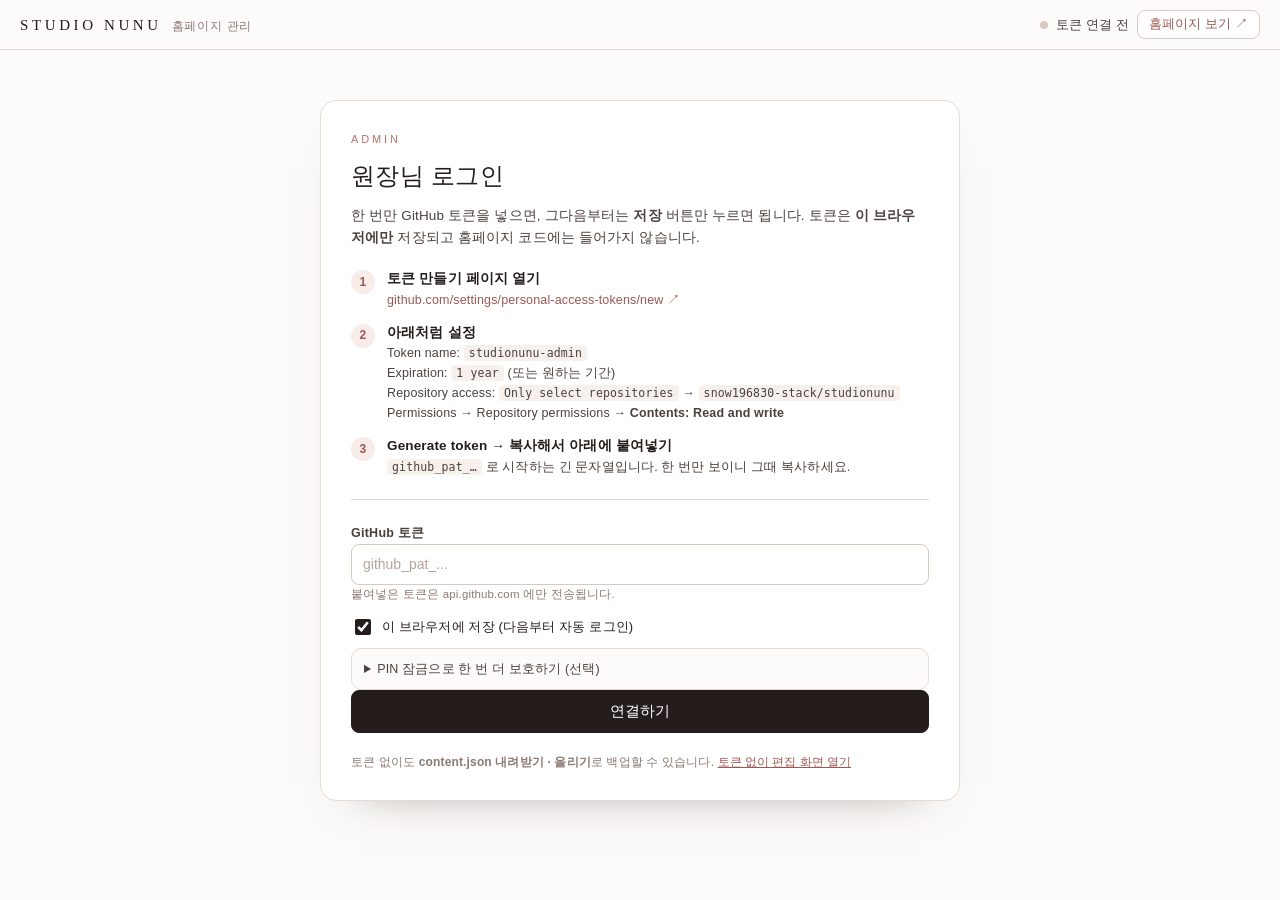
<file: admin/index.html>
<!DOCTYPE html>
<html lang="ko">
<head>
<meta charset="utf-8">
<meta name="viewport" content="width=device-width, initial-scale=1">
<meta name="robots" content="noindex, nofollow">
<meta name="referrer" content="strict-origin-when-cross-origin">
<title>STUDIO NUNU｜홈페이지 관리</title>
<link rel="icon" href="data:image/svg+xml,%3Csvg xmlns='http://www.w3.org/2000/svg' viewBox='0 0 64 64'%3E%3Crect width='64' height='64' rx='14' fill='%23241d1c'/%3E%3Ctext x='32' y='43' font-family='Georgia,serif' font-size='28' fill='%23f7e9e6' text-anchor='middle'%3EN%3C/text%3E%3C/svg%3E">
<link rel="stylesheet" href="admin.css">
</head>
<body>

<header class="topbar">
  <div class="topbar__brand">
    <span class="topbar__logo">STUDIO NUNU</span>
    <span class="topbar__sub">홈페이지 관리</span>
  </div>
  <div class="topbar__right">
    <span class="dot" id="connDot" aria-hidden="true"></span>
    <span class="topbar__status" id="connText">연결 확인 중…</span>
    <a class="btn btn--ghost btn--sm" href="../" target="_blank" rel="noopener">홈페이지 보기 ↗</a>
    <button type="button" class="btn btn--ghost btn--sm" id="lockBtn" hidden>잠금</button>
  </div>
</header>

<main class="page">

  <!-- ============ 1. 로그인 게이트 ============ -->
  <section class="gate" id="gate" hidden>
    <div class="gate__card">
      <p class="eyebrow">ADMIN</p>
      <h1 class="gate__title">원장님 로그인</h1>
      <p class="gate__lead">
        한 번만 GitHub 토큰을 넣으면, 그다음부터는 <b>저장</b> 버튼만 누르면 됩니다.
        토큰은 <b>이 브라우저에만</b> 저장되고 홈페이지 코드에는 들어가지 않습니다.
      </p>

      <ol class="steps">
        <li>
          <span class="steps__n">1</span>
          <div>
            <p class="steps__t">토큰 만들기 페이지 열기</p>
            <p class="steps__d"><a href="https://github.com/settings/personal-access-tokens/new" target="_blank" rel="noopener">github.com/settings/personal-access-tokens/new ↗</a></p>
          </div>
        </li>
        <li>
          <span class="steps__n">2</span>
          <div>
            <p class="steps__t">아래처럼 설정</p>
            <p class="steps__d">
              Token name: <code>studionunu-admin</code><br>
              Expiration: <code>1 year</code> (또는 원하는 기간)<br>
              Repository access: <code>Only select repositories</code> → <code>snow196830-stack/studionunu</code><br>
              Permissions → Repository permissions → <b>Contents: Read and write</b>
            </p>
          </div>
        </li>
        <li>
          <span class="steps__n">3</span>
          <div>
            <p class="steps__t">Generate token → 복사해서 아래에 붙여넣기</p>
            <p class="steps__d"><code>github_pat_…</code> 로 시작하는 긴 문자열입니다. 한 번만 보이니 그때 복사하세요.</p>
          </div>
        </li>
      </ol>

      <form class="gate__form" id="gateForm" autocomplete="off">
        <label class="field__label" for="tokenInput">GitHub 토큰</label>
        <input class="input" id="tokenInput" type="password" spellcheck="false" autocomplete="off"
               placeholder="github_pat_..." aria-describedby="tokenHint">
        <p class="hint" id="tokenHint">붙여넣은 토큰은 api.github.com 에만 전송됩니다.</p>

        <div class="gate__opt">
          <label class="check">
            <input type="checkbox" id="rememberToken" checked>
            <span>이 브라우저에 저장 (다음부터 자동 로그인)</span>
          </label>
        </div>

        <details class="gate__pin">
          <summary>PIN 잠금으로 한 번 더 보호하기 (선택)</summary>
          <div class="gate__pin-body">
            <label class="check">
              <input type="checkbox" id="usePin">
              <span>PIN 잠금 사용 — 저장할 때 PIN을 입력해야 열립니다</span>
            </label>
            <input class="input input--sm" id="pinInput" type="password" inputmode="numeric"
                   placeholder="PIN 4자리 이상" autocomplete="new-password" disabled>
          </div>
        </details>

        <p class="alert" id="gateAlert" hidden></p>
        <button type="submit" class="btn btn--primary btn--block" id="gateSubmit">연결하기</button>
      </form>

      <p class="gate__foot">
        토큰 없이도 <b>content.json 내려받기 · 올리기</b>로 백업할 수 있습니다.
        <button type="button" class="linklike" id="gateSkip">토큰 없이 편집 화면 열기</button>
      </p>
    </div>
  </section>

  <!-- ============ 2. PIN 잠금 해제 ============ -->
  <section class="gate" id="pinGate" hidden>
    <div class="gate__card gate__card--sm">
      <p class="eyebrow">LOCKED</p>
      <h1 class="gate__title">PIN 입력</h1>
      <p class="gate__lead">이 브라우저에 저장된 토큰을 PIN으로 열어야 저장할 수 있습니다.</p>
      <form class="gate__form" id="pinForm" autocomplete="off">
        <input class="input" id="pinUnlock" type="password" inputmode="numeric" placeholder="PIN" autofocus>
        <p class="alert" id="pinAlert" hidden></p>
        <button type="submit" class="btn btn--primary btn--block">열기</button>
      </form>
      <p class="gate__foot"><button type="button" class="linklike" id="pinReset">PIN을 잊었습니다 — 토큰 다시 입력</button></p>
    </div>
  </section>

  <!-- ============ 3. 편집 화면 ============ -->
  <section id="editor" hidden>

    <div class="toolbar">
      <div class="langbar" role="group" aria-label="편집 언어">
        <span class="langbar__label">편집 언어</span>
        <button type="button" class="langbtn" data-lang="kr" aria-pressed="true">한국어</button>
        <button type="button" class="langbtn" data-lang="jp" aria-pressed="false">日本語</button>
        <button type="button" class="langbtn" data-lang="en" aria-pressed="false">English</button>
      </div>
      <p class="toolbar__meta" id="metaInfo"></p>
    </div>

    <p class="notice" id="topNotice">
      홈페이지의 일본어·한국어·영어 문구를 모두 같은 화면에서 고칩니다.
      언어를 바꿔 가며 각 언어 문구를 채워 주세요. 비워 두면 그 언어에서는 이전 문구가 그대로 남습니다.
    </p>

    <section class="card" aria-labelledby="h-basic">
      <header class="card__head">
        <h2 id="h-basic">1. 기본 · 공지</h2>
        <p class="card__lead">맨 위 공지바와 첫 화면(히어로) 문구입니다.</p>
      </header>
      <div class="fields" id="fieldsBasic"></div>
    </section>

    <section class="card" aria-labelledby="h-channels">
      <header class="card__head">
        <h2 id="h-channels">2. 예약 링크</h2>
        <p class="card__lead">홈페이지의 모든 예약 버튼이 이 주소로 연결됩니다.</p>
      </header>
      <div class="fields" id="fieldsChannels"></div>
    </section>

    <section class="card" aria-labelledby="h-visit">
      <header class="card__head">
        <h2 id="h-visit">3. 영업시간 · 주소 · 주차</h2>
        <p class="card__lead">‘오시는 길’ 영역에 표시됩니다.</p>
      </header>
      <div class="fields" id="fieldsVisit"></div>
    </section>

    <section class="card" aria-labelledby="h-menu">
      <header class="card__head">
        <h2 id="h-menu">4. 시술 메뉴 &amp; 가격</h2>
        <p class="card__lead">메뉴를 추가·삭제하고 이름·설명·가격을 고칩니다. 가격을 비우면 홈페이지에 가격 줄이 나오지 않습니다.</p>
      </header>
      <div class="fields" id="fieldsMenuHead"></div>
      <div class="list" id="menuList"></div>
      <div id="returnPinkCard" class="list" style="margin-top:12px"></div>
      <button type="button" class="btn btn--add" id="addMenu">+ 메뉴 추가</button>
    </section>

    <section class="card" aria-labelledby="h-reel">
      <header class="card__head">
        <h2 id="h-reel">5. 인스타 릴스</h2>
        <p class="card__lead">쇼케이스 캐러셀에 순서대로 나옵니다. 위아래 화살표로 순서를 바꿉니다.</p>
      </header>
      <div class="list" id="reelList"></div>
      <button type="button" class="btn btn--add" id="addReel">+ 릴스 추가</button>
      <p class="hint">
        새 릴스의 <b>영상·썸네일</b>은 파일을 저장소 <code>assets/</code> 폴더에 올려야 재생됩니다.
        영상 없이 릴스 주소만 넣으면 썸네일 카드로 표시됩니다.
      </p>
    </section>

    <section class="card" aria-labelledby="h-backup">
      <header class="card__head">
        <h2 id="h-backup">6. 백업 · 복원</h2>
        <p class="card__lead">지금 화면의 내용을 파일로 보관하거나, 보관한 파일을 다시 불러옵니다. (저장은 별도)</p>
      </header>
      <div class="backup">
        <button type="button" class="btn btn--ghost" id="downloadBtn">content.json 내려받기</button>
        <label class="btn btn--ghost" for="uploadInput">content.json 올리기</label>
        <input type="file" id="uploadInput" accept="application/json,.json" hidden>
        <button type="button" class="btn btn--ghost" id="reloadBtn">GitHub 최신 내용 다시 불러오기</button>
      </div>
      <p class="hint">내려받은 파일은 그대로 보관용입니다. 되돌리려면 올리기로 불러온 뒤 <b>저장 및 홈페이지 반영</b>을 누르세요.</p>
    </section>

    <div class="bottomspace"></div>
  </section>
</main>

<!-- ============ 저장 바 ============ -->
<div class="savebar" id="savebar" hidden>
  <div class="savebar__inner">
    <p class="savebar__status" id="saveStatus" role="status" aria-live="polite">변경사항 없음</p>
    <div class="savebar__actions">
      <button type="button" class="btn btn--ghost" id="revertBtn">되돌리기</button>
      <button type="button" class="btn btn--primary" id="saveBtn">저장 및 홈페이지 반영</button>
    </div>
  </div>
</div>

<script src="admin.js"></script>
</body>
</html>
</file>
<file: assets/fonts/fonts.css>
/* STUDIO NUNU — subset webfonts (generated by tools/build-studio-nunu-fonts.py) */
/* 이 파일은 글자 단위로 잘라낸 서브셋입니다. 문구를 바꾼 뒤에는 스크립트를 다시 실행하세요. */

@font-face{
  font-family:'Noto Serif JP';
  font-style:normal;
  font-weight:400;
  font-display:swap;
  src:url('./serif-jp-400.woff2') format('woff2');
}
@font-face{
  font-family:'Noto Serif JP';
  font-style:normal;
  font-weight:500;
  font-display:swap;
  src:url('./serif-jp-500.woff2') format('woff2');
}
@font-face{
  font-family:'Noto Serif KR';
  font-style:normal;
  font-weight:400;
  font-display:swap;
  src:url('./serif-kr-400.woff2') format('woff2');
}
@font-face{
  font-family:'Noto Serif KR';
  font-style:normal;
  font-weight:500;
  font-display:swap;
  src:url('./serif-kr-500.woff2') format('woff2');
}
@font-face{
  font-family:'Noto Sans JP';
  font-style:normal;
  font-weight:400;
  font-display:swap;
  src:url('./sans-jp-400.woff2') format('woff2');
}
@font-face{
  font-family:'Noto Sans JP';
  font-style:normal;
  font-weight:500;
  font-display:swap;
  src:url('./sans-jp-500.woff2') format('woff2');
}
@font-face{
  font-family:'Noto Sans KR';
  font-style:normal;
  font-weight:400;
  font-display:swap;
  src:url('./sans-kr-400.woff2') format('woff2');
}
@font-face{
  font-family:'Noto Sans KR';
  font-style:normal;
  font-weight:500;
  font-display:swap;
  src:url('./sans-kr-500.woff2') format('woff2');
}
</file>
<file: styles.css>
/* =========================================================
   STUDIO NUNU — 1:1 Art Makeup Atelier
   index.html / styles.css / app.js
   ========================================================= */

:root{
  --paper:#fdfbf9;
  --paper-2:#f8f2ee;
  --blush:#f8ece8;
  --blush-2:#f2ddd7;
  --ink:#241d1c;
  --ink-2:#4c403d;
  --muted:#8b7973;
  --rose:#b5736b;
  --rose-deep:#9a5952;
  --gold:#b08a5a;
  --line:#e9ddd8;
  --line-2:#ded0c9;
  --white:#ffffff;
  --line-green:#06c755;
  --kakao:#fee500;

  --serif:"Noto Serif JP","Noto Serif KR",Georgia,"Times New Roman",serif;
  --sans:"Noto Sans JP","Noto Sans KR",-apple-system,BlinkMacSystemFont,"Hiragino Sans","Yu Gothic","Malgun Gothic",sans-serif;

  --header-h:150px;
  --ease:cubic-bezier(.22,.61,.36,1);
}

*,*::before,*::after{box-sizing:border-box}
html{-webkit-text-size-adjust:100%;scroll-behavior:smooth}
body{
  margin:0;
  background:var(--paper);
  color:var(--ink);
  font-family:var(--sans);
  font-size:16px;
  line-height:1.75;
  font-weight:400;
  letter-spacing:.01em;
  -webkit-font-smoothing:antialiased;
  overflow-x:hidden;
}
img{display:block;max-width:100%;height:auto}
body:lang(ko){word-break:keep-all}   /* 한국어는 단어 중간에서 줄바꿈되지 않게 */
a{color:inherit;text-decoration:none}
button{font:inherit;color:inherit;background:none;border:0;cursor:pointer}
h1,h2,h3,h4,p,dl,dd,figure,blockquote,ol,ul{margin:0}
ol,ul{padding:0;list-style:none}
:focus-visible{outline:2px solid var(--rose);outline-offset:3px}

.container{width:min(100% - 48px,1280px);margin-inline:auto}
.skip-link{
  position:absolute;left:-9999px;top:0;z-index:200;background:var(--ink);color:#fff;padding:10px 18px;
}
.skip-link:focus{left:12px;top:12px}

/* ---------- shared bits ---------- */
.eyebrow{
  font-family:var(--serif);
  font-size:12px;
  letter-spacing:.28em;
  text-transform:uppercase;
  color:var(--rose);
  margin-bottom:14px;
}
.section{padding:clamp(64px,8vw,124px) 0;scroll-margin-top:calc(var(--header-h) + 8px)}
.section__head{max-width:760px;margin-bottom:clamp(32px,4vw,56px)}
.section__head--center{margin-inline:auto;text-align:center}
.section__title{
  font-family:var(--serif);
  font-weight:500;
  font-size:clamp(26px,3.2vw,42px);
  line-height:1.42;
  letter-spacing:.02em;
}
.section__lead{
  margin-top:18px;
  color:var(--ink-2);
  font-size:15px;
  line-height:1.95;
  max-width:64ch;
}
.section__head--center .section__lead{margin-inline:auto}
.section__fine{
  margin-top:30px;
  font-size:12.5px;
  line-height:1.9;
  color:var(--muted);
}
.muted{color:var(--muted)}

/* ---------- buttons ---------- */
.btn{
  display:inline-flex;align-items:center;justify-content:center;gap:9px;
  padding:14px 26px;
  font-size:13.5px;
  letter-spacing:.06em;
  border:1px solid transparent;
  border-radius:2px;
  transition:background .3s var(--ease),color .3s var(--ease),border-color .3s var(--ease),transform .3s var(--ease);
  white-space:nowrap;
}
.btn:hover{transform:translateY(-1px)}
.btn--line{background:var(--line-green);color:#fff}
.btn--line:hover{background:#05b34c}
.btn--kakao{background:var(--kakao);color:#3a2f00}
.btn--kakao:hover{background:#f2d700}
.btn--ig{background:var(--ink);color:#fff}
.btn--ig:hover{background:#3b302e}
.btn--ghost{border-color:var(--ink);color:var(--ink);background:transparent}
.btn--ghost:hover{background:var(--ink);color:#fff}
.btn--ghost-light{border-color:rgba(255,255,255,.45);color:#fff}
.btn--ghost-light:hover{background:#fff;color:var(--ink)}
.btn--outline{border-color:var(--rose);color:var(--rose-deep)}
.btn--outline:hover{background:var(--rose);color:#fff}
.btn--lg{padding:19px 44px;font-size:15px}
.ico{width:17px;height:17px;fill:currentColor;flex:0 0 auto}

/* 언어별 예약 채널(주 채널이 카카오톡일 때 색·아이콘 전환) */
.btn[data-channel="kakao"],
.header-cta[data-channel="kakao"],
.actionbar__main[data-channel="kakao"]{background:var(--kakao);color:#3a2f00}
.btn[data-channel="kakao"]:hover,
.header-cta[data-channel="kakao"]:hover{background:#f2d700}
.btn[data-channel="kakao"] .ico--line,
.actionbar__main[data-channel="kakao"] .ico--line{display:none}
.btn[data-channel="line"]{background:var(--line-green);color:#fff}
.btn[data-channel="line"]:hover{background:#05b34c}

/* ---------- utility bar ---------- */
.util-bar{background:var(--ink);color:#f0e7e3}
.util-bar__inner{
  display:flex;align-items:center;justify-content:space-between;gap:18px;
  min-height:38px;padding-block:6px;
}
.util-bar__note{
  font-size:11.5px;letter-spacing:.08em;color:#d9cbc6;
  white-space:nowrap;overflow:hidden;text-overflow:ellipsis;
}
.util-bar__note--short{display:none}
.util-bar__right{display:flex;align-items:center;gap:20px}
.util-link{display:inline-flex;align-items:center;gap:6px;font-size:11.5px;letter-spacing:.06em;color:#e3d5d0}
.util-link .ico{width:14px;height:14px}
.util-link:hover{color:#fff}
.lang-switch{display:flex;align-items:center;gap:5px;font-size:11.5px;letter-spacing:.1em}
.lang-btn{color:#a9968f;padding:2px 3px;font-size:11.5px;letter-spacing:.1em;transition:color .25s}
.lang-btn[aria-pressed="true"]{color:#fff;text-decoration:underline;text-underline-offset:5px;text-decoration-color:var(--rose)}
.lang-btn:hover{color:#fff}
.lang-sep{color:#584a46}

/* ---------- header ---------- */
.site-header{
  position:sticky;top:0;z-index:60;
  background:rgba(253,251,249,.95);
  backdrop-filter:saturate(140%) blur(10px);
  border-bottom:1px solid var(--line);
  transition:box-shadow .3s var(--ease),background .3s var(--ease);
}
.site-header.is-scrolled{box-shadow:0 10px 30px -22px rgba(36,29,28,.55)}
.header-inner{
  display:grid;grid-template-columns:1fr auto 1fr;align-items:center;
  padding-block:18px;
  transition:padding .35s var(--ease);
}
.site-header.is-scrolled .header-inner{padding-block:9px}
.logo{display:flex;flex-direction:column;align-items:center;gap:4px;text-align:center}
.logo__mark{
  font-family:var(--serif);
  font-size:clamp(19px,2.1vw,27px);
  letter-spacing:.32em;
  font-weight:500;
  padding-left:.32em;
  white-space:nowrap;
  transition:font-size .35s var(--ease);
}
.logo__sub{
  font-size:9.5px;letter-spacing:.24em;color:var(--muted);
  transition:opacity .3s var(--ease),height .3s var(--ease);
}
.site-header.is-scrolled .logo__sub{opacity:0;height:0;overflow:hidden}
.header-cta{
  justify-self:end;
  display:inline-flex;align-items:center;
  padding:9px 20px;font-size:12px;letter-spacing:.08em;
  background:var(--line-green);color:#fff;border-radius:2px;
  transition:background .3s var(--ease);
}
.header-cta:hover{background:#05b34c}
.burger{display:flex;visibility:hidden;width:40px;height:40px;flex-direction:column;justify-content:center;gap:5px;padding:0 4px;pointer-events:none}
.burger span{display:block;height:1.5px;background:var(--ink);transition:transform .3s var(--ease),opacity .3s}
.nav-open .burger span:nth-child(1){transform:translateY(6.5px) rotate(45deg)}
.nav-open .burger span:nth-child(2){opacity:0}
.nav-open .burger span:nth-child(3){transform:translateY(-6.5px) rotate(-45deg)}

.gnb{border-top:1px solid var(--line)}
.gnb__list{
  display:flex;align-items:center;justify-content:center;flex-wrap:wrap;
  gap:clamp(18px,3vw,44px);
  padding:13px 0;
}
.gnb__list a{
  font-size:13px;letter-spacing:.12em;color:var(--ink-2);
  position:relative;padding-block:4px;transition:color .25s;
}
.gnb__list a::after{
  content:"";position:absolute;left:50%;bottom:0;width:0;height:1px;background:var(--rose);
  transform:translateX(-50%);transition:width .3s var(--ease);
}
.gnb__list a:hover{color:var(--ink)}
.gnb__list a:hover::after{width:100%}
.gnb__cta a{color:var(--rose-deep)}
.gnb__lang{display:none}

/* ---------- hero ---------- */
.hero{
  position:relative;
  padding:clamp(32px,4.4vw,60px) 0 clamp(30px,4vw,54px);
  background:linear-gradient(180deg,#fbf2ee 0%,#fdfaf8 62%,var(--paper) 100%);
  overflow:hidden;
}
.hero__watermark{
  position:absolute;right:-2vw;top:2vw;
  font-family:var(--serif);font-weight:500;
  font-size:clamp(120px,20vw,300px);line-height:.8;
  color:rgba(181,115,107,.07);
  letter-spacing:.04em;pointer-events:none;user-select:none;
}
.hero__grid{
  position:relative;
  display:grid;grid-template-columns:1.02fr .98fr;gap:clamp(28px,5vw,72px);
  align-items:center;
}
.hero__copy{padding-block:8px}
.hero__title{
  font-family:var(--serif);
  font-weight:500;
  font-size:clamp(27px,3.6vw,46px);
  line-height:1.5;
  letter-spacing:.02em;
}
.hero__lead{
  margin-top:24px;max-width:46ch;
  font-size:15px;line-height:2;color:var(--ink-2);
}
.hero__actions{display:flex;flex-wrap:wrap;gap:12px;margin-top:32px}
.hero__note{margin-top:16px;font-size:12px;color:var(--muted);letter-spacing:.03em}
.hero__media{position:relative;margin:0}
.hero__media img{
  width:100%;height:clamp(420px,64vh,640px);object-fit:cover;object-position:center 42%;
  border-radius:2px;
  box-shadow:0 40px 70px -50px rgba(70,40,35,.65);
}
.hero__media::after{
  content:"";position:absolute;inset:14px -14px -14px 14px;
  border:1px solid rgba(181,115,107,.35);border-radius:2px;pointer-events:none;
}
.hero__badge{
  position:absolute;left:-26px;bottom:26px;
  width:110px;height:110px;border-radius:50%;
  background:var(--ink);color:#fff;
  display:flex;flex-direction:column;align-items:center;justify-content:center;gap:2px;
  text-align:center;
  box-shadow:0 18px 40px -24px rgba(0,0,0,.7);
}
.hero__badge-num{font-family:var(--serif);font-size:26px;letter-spacing:.04em;line-height:1}
.hero__badge-txt{font-size:9.5px;letter-spacing:.06em;color:#e6d8d3;line-height:1.4;padding:0 12px}

/* ---------- stats ---------- */
.stats{background:var(--white);border-top:1px solid var(--line);border-bottom:1px solid var(--line)}
.stats__grid{
  display:grid;grid-template-columns:repeat(4,1fr);
  padding-block:clamp(26px,3.4vw,40px);
}
.stat{padding:0 clamp(10px,2vw,30px);border-left:1px solid var(--line)}
.stat:first-child{border-left:0;padding-left:0}
.stat__num{
  font-family:var(--serif);font-size:clamp(26px,3vw,38px);line-height:1.1;letter-spacing:.02em;
}
.stat__unit{font-size:.62em;margin-left:2px}
.stat__label{margin-top:8px;font-size:12.5px;line-height:1.7;color:var(--ink-2)}
.stat__label small{display:block;font-size:10.5px;color:var(--muted);letter-spacing:.04em}
.stats__foot{
  padding-bottom:22px;
  font-size:11px;line-height:1.8;color:var(--muted);
}

/* ---------- signature cards ---------- */
.cards{display:grid;grid-template-columns:repeat(4,1fr);gap:clamp(16px,2.2vw,30px)}
.card{display:flex;flex-direction:column}
.card__media{overflow:hidden;background:var(--blush);position:relative}
.card__media img{
  width:100%;aspect-ratio:4/5;object-fit:cover;
  transition:transform 1.1s var(--ease),filter .6s;
}
.card:hover .card__media img{transform:scale(1.045)}
.card__body{padding:20px 2px 0;display:flex;flex-direction:column;flex:1}
.card__en{
  font-family:var(--serif);font-size:12px;letter-spacing:.26em;text-transform:uppercase;color:var(--rose);
}
.card__jp{
  margin-top:10px;font-family:var(--serif);font-weight:500;
  font-size:clamp(16px,1.5vw,19px);line-height:1.5;letter-spacing:.02em;
}
.card__desc{margin-top:12px;font-size:13px;line-height:1.95;color:var(--ink-2);flex:1}
.card__price{
  margin-top:10px;font-family:var(--serif);font-size:14px;letter-spacing:.02em;color:var(--ink);
  padding-top:9px;border-top:1px solid var(--line);
}
.card__price[hidden],.returnpink__price[hidden]{display:none}
.card__link{
  margin-top:16px;align-self:flex-start;
  font-size:12px;letter-spacing:.08em;color:var(--rose-deep);
  border-bottom:1px solid currentColor;padding-bottom:2px;
  transition:color .25s,opacity .25s;
}
.card__link:hover{color:var(--ink)}

.returnpink{
  margin-top:clamp(30px,4vw,52px);
  display:flex;align-items:center;justify-content:space-between;gap:24px;
  padding:clamp(24px,3vw,38px) clamp(24px,3.4vw,46px);
  background:var(--blush);
  border:1px solid var(--line-2);
  flex-wrap:wrap;
}
.returnpink__en{font-family:var(--serif);font-size:12px;letter-spacing:.26em;text-transform:uppercase;color:var(--rose)}
.returnpink__title{margin-top:8px;font-family:var(--serif);font-weight:500;font-size:20px;letter-spacing:.02em}
.returnpink__price{margin-top:6px;font-family:var(--serif);font-size:14px;color:var(--ink)}
.returnpink__desc{margin-top:8px;font-size:13px;line-height:1.9;color:var(--ink-2);max-width:62ch}

/* ---------- about ---------- */
.section--about{background:var(--white);border-top:1px solid var(--line)}
.about__grid{
  display:grid;grid-template-columns:.92fr 1.08fr;
  gap:clamp(28px,5vw,76px);align-items:center;
}
.about__media{margin:0;position:relative}
.about__media img{width:100%;aspect-ratio:4/5;object-fit:cover}
.about__media::after{
  content:"";position:absolute;inset:16px;border:1px solid rgba(255,255,255,.55);pointer-events:none;
}
.pillars{margin-top:clamp(24px,3vw,36px);display:grid;gap:0}
.pillars li{
  display:grid;grid-template-columns:52px 1fr;gap:10px;
  padding:18px 0;border-top:1px solid var(--line);
}
.pillars li:last-child{border-bottom:1px solid var(--line)}
.pillars__num{font-family:var(--serif);font-size:13px;color:var(--rose);letter-spacing:.1em;padding-top:2px}
.pillars h3{font-size:15px;font-weight:500;letter-spacing:.03em}
.pillars p{margin-top:6px;font-size:13px;line-height:1.9;color:var(--ink-2)}
.about__quote{
  margin-top:clamp(24px,3vw,36px);padding-left:18px;
  border-left:2px solid var(--rose);
}
.about__quote p{font-family:var(--serif);font-size:clamp(15px,1.6vw,18px);line-height:1.8;letter-spacing:.02em}
.about__quote cite{display:block;margin-top:8px;font-size:11px;font-style:normal;letter-spacing:.1em;color:var(--muted)}

/* ---------- showcase / reels carousel ---------- */
.section--showcase{background:var(--ink);color:#f4ece9}
.section--showcase .eyebrow{color:#d8a89f}
.section--showcase .section__lead{color:#cbbbb5}
.reels{--reel-gap:clamp(10px,1.5vw,22px);--reel-per:3;position:relative}
.reels__viewport{
  overflow-x:auto;overflow-y:hidden;
  scroll-snap-type:x mandatory;
  scroll-behavior:smooth;
  scrollbar-width:none;-ms-overflow-style:none;
  -webkit-overflow-scrolling:touch;
  overscroll-behavior-x:contain;
}
.reels__viewport::-webkit-scrollbar{display:none}
.reels__viewport:focus-visible{outline:2px solid #d8a89f;outline-offset:8px}
.reels__track{display:flex;gap:var(--reel-gap);margin:0;padding:0;list-style:none}
.reels__slide{
  flex:0 0 calc((100% - (var(--reel-per) - 1) * var(--reel-gap)) / var(--reel-per));
  scroll-snap-align:start;scroll-snap-stop:always;
}
.reel{display:block;color:inherit;text-decoration:none}
.reel__media{display:block;position:relative;overflow:hidden;aspect-ratio:9/16;background:#1b1514;border-radius:2px;isolation:isolate}
.reel__video{
  display:block;width:100%;height:100%;object-fit:cover;background:#1b1514;
  transition:transform 1.2s var(--ease),opacity .5s;
}
/* content.json 으로 추가한 릴스: 영상이 없으면 썸네일 이미지, 둘 다 없으면 브랜드 플레이스홀더 */
.reel__poster{
  display:block;width:100%;height:100%;object-fit:cover;background:#1b1514;
  transition:transform 1.2s var(--ease),opacity .5s;
}
.reel__placeholder{
  display:grid;place-items:center;width:100%;height:100%;
  background:linear-gradient(150deg,#2a2221,#463734 55%,#6d5651);
  color:#f4ece9;font-family:var(--serif);letter-spacing:.3em;font-size:13px;
}
.reel:hover .reel__poster,.reel:focus-visible .reel__poster{transform:scale(1.04);opacity:.88}
.reel:hover .reel__video,.reel:focus-visible .reel__video{transform:scale(1.04);opacity:.88}
.reel__no{
  position:absolute;left:12px;top:12px;z-index:2;
  font-family:var(--serif);font-size:10px;letter-spacing:.22em;
  padding:4px 10px;border-radius:999px;
  background:rgba(24,18,17,.55);color:#f4ece9;
  backdrop-filter:blur(6px);-webkit-backdrop-filter:blur(6px);
}
.reel__ig{
  position:absolute;right:10px;bottom:10px;z-index:2;
  width:36px;height:36px;border-radius:50%;display:grid;place-items:center;
  background:rgba(24,18,17,.5);border:1px solid rgba(255,255,255,.35);
  backdrop-filter:blur(6px);-webkit-backdrop-filter:blur(6px);
  transition:background .3s,border-color .3s,transform .3s var(--ease);
}
.reel__ig svg{width:17px;height:17px;fill:#fff}
.reel:hover .reel__ig,.reel:focus-visible .reel__ig{background:rgba(255,255,255,.92);border-color:#fff;transform:scale(1.06)}
.reel:hover .reel__ig svg,.reel:focus-visible .reel__ig svg{fill:var(--ink)}
.reel__meta{display:block;padding-top:15px}
.reel__t{display:block;font-size:13.5px;letter-spacing:.03em;color:#f4ece9}
.reel__d{
  display:-webkit-box;-webkit-line-clamp:2;-webkit-box-orient:vertical;overflow:hidden;
  min-height:3.5em;
  margin-top:5px;font-size:12px;line-height:1.75;letter-spacing:.01em;color:#b3a09a;
}
.reel__cta{
  display:inline-flex;align-items:center;gap:7px;margin-top:10px;
  font-size:10.5px;font-weight:500;letter-spacing:.18em;text-transform:uppercase;color:#d8a89f;
  transition:color .3s,gap .3s var(--ease);
}
.reel__cta::after{content:"→";font-size:11px;letter-spacing:0}
.reel:hover .reel__cta,.reel:focus-visible .reel__cta{color:#fff;gap:11px}

.reels__controls{
  display:flex;align-items:center;justify-content:center;gap:12px;
  margin-top:clamp(20px,2.6vw,30px);
}
.reels__nav{
  width:42px;height:42px;border-radius:50%;display:grid;place-items:center;
  border:1px solid rgba(255,255,255,.32);background:transparent;color:#f4ece9;
  cursor:pointer;transition:background .25s,border-color .25s,color .25s;
}
.reels__nav svg{width:19px;height:19px;fill:none;stroke:currentColor;stroke-width:1.5;stroke-linecap:round;stroke-linejoin:round}
.reels__nav:hover,.reels__nav:focus-visible{background:#f4ece9;border-color:#f4ece9;color:var(--ink)}
.reels__nav:active{transform:scale(.96)}
.reels__dots{display:flex;align-items:center;justify-content:center;gap:8px;padding:0 4px}
.reels__dot{
  width:8px;height:8px;padding:0;border:0;border-radius:999px;
  background:rgba(244,236,233,.32);cursor:pointer;
  transition:width .35s var(--ease),background .3s;
}
.reels__dot:hover{background:rgba(244,236,233,.62)}
.reels__dot[aria-current="true"]{width:26px;background:#d8a89f}
.reels__dot:focus-visible{outline:2px solid #d8a89f;outline-offset:4px}
.reels__toggle{
  width:42px;height:42px;margin-left:6px;border-radius:50%;
  display:grid;place-items:center;cursor:pointer;
  border:1px solid rgba(255,255,255,.32);background:transparent;color:#f4ece9;
  transition:background .25s,border-color .25s,color .25s;
}
.reels__toggle:hover,.reels__toggle:focus-visible{background:#f4ece9;border-color:#f4ece9;color:var(--ink)}
.reels__toggle-icon{position:relative;display:block;width:12px;height:12px}
.reels__toggle-icon::before,
.reels__toggle-icon::after{
  content:"";position:absolute;top:0;background:currentColor;border-radius:1px;
}
.reels__toggle-icon::before{left:0;width:3px;height:12px}
.reels__toggle-icon::after{right:0;width:3px;height:12px}
.reels__toggle[aria-pressed="true"] .reels__toggle-icon::before{
  left:1px;top:0;width:0;height:0;
  background:transparent;border-style:solid;border-width:6px 0 6px 10px;
  border-color:transparent transparent transparent currentColor;border-radius:0;
}
.reels__toggle[aria-pressed="true"] .reels__toggle-icon::after{display:none}
.showcase__more{margin-top:clamp(26px,3.5vw,44px);text-align:center}

/* ---------- gallery ---------- */
.section--gallery{background:var(--paper-2)}
.filters{display:flex;flex-wrap:wrap;gap:9px;margin-bottom:clamp(22px,3vw,34px)}
.chip{
  display:inline-flex;align-items:center;gap:6px;
  padding:9px 18px;font-size:12.5px;letter-spacing:.06em;
  border:1px solid var(--line-2);border-radius:999px;
  color:var(--ink-2);background:transparent;
  transition:background .25s,color .25s,border-color .25s;
}
.chip:hover{border-color:var(--rose);color:var(--rose-deep)}
.chip.is-active,.chip[aria-selected="true"]{background:var(--ink);border-color:var(--ink);color:#fff}
.chip--link{background:#fff}
.flag{
  display:inline-flex;align-items:center;justify-content:center;
  min-width:19px;height:14px;padding:0 3px;
  font-family:var(--sans);font-size:8.5px;font-weight:500;letter-spacing:.04em;
  background:var(--ink);color:#fff;border-radius:2px;
}
.gal{display:grid;grid-template-columns:repeat(4,1fr);gap:clamp(10px,1.6vw,18px)}
.gal__item{display:block;position:relative}
.gal__item[hidden]{display:none}
.gal__media{display:block;position:relative;overflow:hidden;background:var(--blush);aspect-ratio:4/5}
.gal__media img{width:100%;height:100%;object-fit:cover;transition:transform 1.1s var(--ease),filter .5s}
.gal__item:hover .gal__media img{transform:scale(1.05)}
.gal__tag{
  position:absolute;left:10px;top:10px;
  padding:4px 9px;font-size:9.5px;letter-spacing:.14em;
  background:rgba(253,251,249,.92);color:var(--ink);
}
.gal__cap{display:block;margin-top:9px;font-size:12.5px;letter-spacing:.02em;color:var(--ink-2)}
.gallery__foot{margin-top:22px;font-size:11.5px;color:var(--muted)}

/* ---------- reviews ---------- */
.section--reviews{background:var(--blush)}
.reviews__grid{
  display:grid;grid-template-columns:1.1fr .9fr;
  gap:clamp(28px,5vw,70px);align-items:center;
}
.rev-nums{display:flex;gap:clamp(24px,4vw,56px);margin-top:clamp(22px,3vw,30px)}
.rev-nums__n{font-family:var(--serif);font-size:clamp(26px,2.8vw,36px);line-height:1.1}
.rev-nums__l{margin-top:6px;font-size:11.5px;color:var(--ink-2);line-height:1.6}
.rev-id{display:flex;align-items:center;gap:10px;margin-top:clamp(22px,3vw,30px)}
.rev-id img{width:34px;height:34px;border-radius:50%;object-fit:cover;border:1px solid rgba(181,115,107,.35)}
.rev-id__handle{font-size:12.5px;letter-spacing:.02em;color:var(--ink)}
.rev-id__badge{font-size:9.5px;letter-spacing:.1em;padding:3px 8px;border:1px solid rgba(181,115,107,.5);border-radius:999px;color:var(--rose-deep)}
.rev-sub{margin-top:clamp(18px,2.2vw,26px);font-size:11px;letter-spacing:.2em;text-transform:uppercase;color:var(--muted)}
.rev-chips{display:flex;flex-wrap:wrap;gap:8px;margin-top:12px}
.reviews__fine{margin-top:20px;font-size:11.5px;color:var(--ink-2)}
.reviews__media{margin:0;text-align:center}
.reviews__media img{
  width:100%;max-width:420px;margin-inline:auto;aspect-ratio:4/5;object-fit:cover;
  border:10px solid #fff;box-shadow:0 30px 60px -45px rgba(60,30,25,.8);
}
.reviews__media figcaption{margin-top:14px;font-size:11.5px;color:var(--ink-2);letter-spacing:.03em}

/* ---------- reservation ---------- */
.section--reserve{background:var(--white);border-top:1px solid var(--line)}
.steps{
  display:grid;grid-template-columns:repeat(3,1fr);gap:clamp(16px,3vw,34px);
  margin-top:clamp(10px,2vw,20px);
}
.steps li{
  padding:clamp(22px,2.6vw,32px);
  border:1px solid var(--line);
  background:var(--paper);
}
.steps__n{font-family:var(--serif);font-size:12px;letter-spacing:.2em;color:var(--rose)}
.steps h3{margin-top:10px;font-family:var(--serif);font-weight:500;font-size:18px;letter-spacing:.02em}
.steps p{margin-top:10px;font-size:13px;line-height:1.9;color:var(--ink-2)}
.res-cta{margin-top:clamp(30px,4vw,50px);text-align:center}
.res-cta__sub{display:flex;justify-content:center;flex-wrap:wrap;gap:10px;margin-top:14px}
.res-fine{margin-top:22px;text-align:center;font-size:12px;color:var(--muted)}

/* ---------- visit ---------- */
.section--visit{background:var(--paper-2)}
.visit__grid{display:grid;grid-template-columns:1fr 1fr;gap:clamp(28px,5vw,70px);align-items:center}
.visit__list{margin-top:clamp(20px,3vw,30px);display:grid;gap:0}
.visit__list > div{display:grid;grid-template-columns:96px 1fr;gap:12px;padding:15px 0;border-top:1px solid var(--line-2)}
.visit__list > div:last-child{border-bottom:1px solid var(--line-2)}
.visit__list dt{font-size:11px;letter-spacing:.16em;color:var(--muted);padding-top:4px}
.visit__list dd{font-size:14px;line-height:1.8;color:var(--ink)}
.visit__actions{display:flex;flex-wrap:wrap;gap:10px;margin-top:26px}
.visit__note{margin-top:16px;font-size:11.5px;color:var(--muted)}
.visit__map{margin:0;background:#f3ece8;border:1px solid var(--line-2);padding:14px}
.minimap{width:100%;height:auto;display:block}
.visit__mapnote{margin-top:10px;font-size:11.5px;letter-spacing:.08em;color:var(--ink-2);text-align:center}

/* ---------- footer ---------- */
.site-footer{background:var(--ink);color:#d9cbc6;padding:clamp(40px,5vw,64px) 0 34px}
.footer__top{display:flex;justify-content:space-between;gap:30px;flex-wrap:wrap}
.footer__logo{font-family:var(--serif);font-size:20px;letter-spacing:.3em;color:#fff}
.footer__desc{margin-top:10px;font-size:11.5px;letter-spacing:.05em;color:#a9968f}
.footer__links{display:flex;flex-wrap:wrap;gap:22px;align-items:flex-start}
.footer__links a{font-size:12px;letter-spacing:.1em;color:#e0d2cd;border-bottom:1px solid transparent;padding-bottom:2px;transition:border-color .25s,color .25s}
.footer__links a:hover{color:#fff;border-color:var(--rose)}
.footer__bottom{
  margin-top:clamp(28px,4vw,44px);padding-top:20px;border-top:1px solid rgba(255,255,255,.12);
  display:flex;justify-content:space-between;gap:18px;flex-wrap:wrap;
}
.footer__bottom p{font-size:11px;line-height:1.8;color:#9c8a84;max-width:70ch}
.footer__copy{letter-spacing:.06em;white-space:nowrap}

/* ---------- mobile action bar ---------- */
.actionbar{
  position:fixed;left:0;right:0;bottom:0;z-index:80;
  display:none;gap:8px;padding:9px 12px calc(9px + env(safe-area-inset-bottom,0px));
  background:rgba(253,251,249,.97);border-top:1px solid var(--line);
  backdrop-filter:blur(8px);
}
.actionbar__main{
  flex:1;display:flex;align-items:center;justify-content:center;gap:8px;
  background:var(--line-green);color:#fff;padding:13px 10px;border-radius:2px;
  font-size:14px;letter-spacing:.04em;
}
.actionbar__sub{
  display:flex;align-items:center;justify-content:center;gap:6px;
  padding:13px 16px;border:1px solid var(--ink);border-radius:2px;
  font-size:13px;letter-spacing:.02em;color:var(--ink);
}
.actionbar__sub .ico{width:16px;height:16px}

/* ---------- reveal ---------- */
.js .reveal{opacity:0;transform:translateY(20px);transition:opacity .8s var(--ease),transform .8s var(--ease)}
.js .reveal.is-in{opacity:1;transform:none}
@media (prefers-reduced-motion:reduce){
  html{scroll-behavior:auto}
  .js .reveal{opacity:1;transform:none;transition:none}
  .card__media img,.gal__media img,.reel__video{transition:none}
  .reels__viewport{scroll-behavior:auto}
}

/* =========================================================
   responsive
   ========================================================= */
@media (max-width:1080px){
  .cards{grid-template-columns:repeat(2,1fr)}
  .stats__grid{grid-template-columns:repeat(2,1fr);gap:26px 0}
  .stat:nth-child(3){border-left:0;padding-left:0}
  .hero__badge{left:-14px;width:96px;height:96px}
  .hero__badge-num{font-size:22px}
}
@media (max-width:900px){
  :root{--header-h:96px}
  .container{width:min(100% - 36px,1280px)}
  .util-bar__note{display:none}
  .util-bar__note--short{display:block;font-size:10.5px;letter-spacing:.06em}
  .util-bar__inner{justify-content:space-between;gap:10px}
  .burger{visibility:visible;pointer-events:auto}
  .header-cta{display:none}
  .header-inner{padding-block:14px}
  .site-header.is-scrolled .header-inner{padding-block:10px}
  .gnb{
    display:none;
    position:absolute;left:0;right:0;top:100%;
    background:var(--paper);
    border-top:1px solid var(--line);
    border-bottom:1px solid var(--line);
    box-shadow:0 30px 40px -40px rgba(36,29,28,.6);
    padding:10px 0 18px;
    max-height:calc(100vh - 60px);overflow:auto;
  }
  .nav-open .gnb{display:block}
  .gnb__list{flex-direction:column;align-items:stretch;gap:0;padding:0}
  .gnb__list li{border-bottom:1px solid var(--line)}
  .gnb__list li:last-child{border-bottom:0}
  .gnb__list a{display:block;padding:15px 22px;font-size:14px}
  .gnb__list a::after{display:none}
  .gnb__cta a{color:var(--line-green)}
  .gnb__lang{display:flex;gap:8px;padding:16px 22px 0}
  .gnb__lang .lang-btn{
    padding:7px 14px;border:1px solid var(--line-2);border-radius:999px;color:var(--ink-2);
  }
  .gnb__lang .lang-btn[aria-pressed="true"]{background:var(--ink);color:#fff;border-color:var(--ink);text-decoration:none}
  .hero__grid{grid-template-columns:1fr;gap:30px}
  .hero__title br{display:none}
  .hero__media img{height:auto;aspect-ratio:4/5;object-position:center 40%}
  .gal{grid-template-columns:repeat(3,1fr)}
  .hero__media::after{inset:10px -8px -10px 10px}
  .hero__badge{left:auto;right:14px;bottom:-18px;width:88px;height:88px}
  .hero__watermark{top:auto;bottom:8vw;font-size:34vw}
  .about__grid,.reviews__grid,.visit__grid{grid-template-columns:1fr;gap:32px}
  .about__media{order:0}
  .reviews__media img{max-width:340px}
  .steps{grid-template-columns:1fr}
  .reels{--reel-per:2;--reel-gap:10px}
  .reel__meta{padding-top:11px}
  .reel__t{font-size:12.5px;line-height:1.5}
  .reel__d{font-size:11.5px;line-height:1.6;min-height:3.2em;margin-top:4px}
  .reel__cta{font-size:10px;margin-top:8px}
  .reels__nav{width:38px;height:38px}
  .reels__toggle{width:38px;height:38px}
  .actionbar{display:flex}
  body{padding-bottom:74px}
  .footer__top{flex-direction:column;gap:24px}
  .footer__bottom{flex-direction:column;gap:10px}
  .section__lead{font-size:14px}
}
@media (max-width:600px){
  .logo__mark{font-size:17px;letter-spacing:.26em}
  .logo__sub{font-size:8.5px;letter-spacing:.16em}
  .util-bar__right{gap:12px}
  .util-link span{display:none}
  .hero{padding-top:24px}
  .hero__actions{flex-direction:column;align-items:stretch}
  .hero__actions .btn{width:100%;justify-content:center;white-space:normal;text-align:center}
  .stat{padding:0 14px}
  .stat:first-child{padding-left:0}
  .stat__num{font-size:24px}
  .returnpink{flex-direction:column;align-items:flex-start}
  .pillars li{grid-template-columns:38px 1fr}
  .gal{grid-template-columns:repeat(2,1fr)}
  .hero__media img{aspect-ratio:4/5}
  .btn--lg{width:100%}
  .res-cta__sub .btn{flex:1;white-space:normal;text-align:center}
  .visit__actions .btn,.hero__actions .btn{white-space:normal;text-align:center}
  .visit__list > div{grid-template-columns:78px 1fr}
  .reels{--reel-per:1}
  .reels__slide{flex-basis:82%}
  .reels__nav{display:none}
  .reels__controls{gap:14px;margin-top:18px}
  .reels__dots{flex:1;justify-content:flex-start}
  .reels__toggle{width:36px;height:36px;margin-left:0}
  .reel__no{left:9px;top:9px;font-size:9px;padding:3px 8px}
  .reel__ig{right:8px;bottom:8px;width:30px;height:30px}
  .reel__ig svg{width:15px;height:15px}
}
</file>
<file: admin/admin.css>
/* =========================================================
   STUDIO NUNU — 관리자 페이지 스타일
   홈페이지와 같은 종이·장미 팔레트를 쓰되, 폰트는 시스템 폰트를 쓴다.
   (홈페이지의 일본어·한국어 서브셋 폰트는 관리자 화면 글자를 담고 있지 않다.)
   ========================================================= */
:root{
  --paper:#fdfbf9;
  --paper2:#f7f1ed;
  --blush:#f8ece8;
  --ink:#241d1c;
  --ink2:#4c403d;
  --muted:#8b7973;
  --rose:#b5736b;
  --rose-deep:#9a5952;
  --line:#e7dbd5;
  --line2:#d8c9c2;
  --green:#2f7d5a;
  --green-bg:#eaf4ee;
  --amber:#8a6321;
  --amber-bg:#fbf3e2;
  --red:#a8412f;
  --red-bg:#fbece8;
  --sans:-apple-system,BlinkMacSystemFont,"Apple SD Gothic Neo","Malgun Gothic","Segoe UI",Roboto,"Helvetica Neue",Arial,sans-serif;
  --mono:ui-monospace,SFMono-Regular,"SF Mono",Menlo,Consolas,monospace;
}
*,*::before,*::after{box-sizing:border-box}
[hidden]{display:none !important}
html{-webkit-text-size-adjust:100%}
body{
  margin:0;background:var(--paper);color:var(--ink);font-family:var(--sans);
  font-size:15px;line-height:1.6;letter-spacing:.01em;
}
h1,h2,h3,p,ol,ul{margin:0}
ol,ul{padding:0;list-style:none}
button{font:inherit;color:inherit;background:none;border:0;cursor:pointer}
a{color:var(--rose-deep);text-decoration:none}
a:hover{text-decoration:underline}
code{font-family:var(--mono);font-size:.92em;background:var(--paper2);padding:1px 5px;border-radius:4px}
:focus-visible{outline:2px solid var(--rose);outline-offset:2px}

/* ---------- top bar ---------- */
.topbar{
  position:sticky;top:0;z-index:20;display:flex;align-items:center;justify-content:space-between;gap:14px;
  padding:10px 20px;background:rgba(253,251,249,.94);backdrop-filter:blur(10px);
  border-bottom:1px solid var(--line);flex-wrap:wrap;
}
.topbar__brand{display:flex;align-items:baseline;gap:10px}
.topbar__logo{font-family:Georgia,"Times New Roman",serif;letter-spacing:.24em;font-size:15px}
.topbar__sub{font-size:12px;color:var(--muted);letter-spacing:.06em}
.topbar__right{display:flex;align-items:center;gap:8px;flex-wrap:wrap}
.topbar__status{font-size:12.5px;color:var(--ink2)}
.dot{width:8px;height:8px;border-radius:50%;background:var(--line2);display:inline-block}
.dot.is-ok{background:var(--green)}
.dot.is-warn{background:#d59a2a}
.dot.is-bad{background:var(--red)}

/* ---------- buttons ---------- */
.btn{
  display:inline-flex;align-items:center;justify-content:center;gap:6px;
  padding:9px 16px;border-radius:8px;border:1px solid var(--line2);background:#fff;
  font-size:13.5px;line-height:1.2;transition:background .18s,border-color .18s,color .18s,transform .12s;
  white-space:nowrap;
}
.btn:hover{background:var(--paper2)}
.btn:active{transform:translateY(1px)}
.btn--sm{padding:6px 11px;font-size:12.5px}
.btn--primary{background:var(--ink);border-color:var(--ink);color:#fff}
.btn--primary:hover{background:#3a2f2d;border-color:#3a2f2d}
.btn--primary:disabled{opacity:.5;cursor:not-allowed}
.btn--ghost{background:#fff}
.btn--block{width:100%;padding:12px 16px;font-size:14.5px}
.btn--add{
  width:100%;margin-top:12px;border-style:dashed;color:var(--rose-deep);background:#fff;
}
.btn--add:hover{background:var(--blush);border-color:var(--rose)}
.btn--danger{color:var(--red);border-color:#eccfc8}
.btn--danger:hover{background:var(--red-bg)}
.linklike{
  padding:0;border:0;background:none;color:var(--rose-deep);text-decoration:underline;
  font-size:inherit;font-family:inherit;
}

/* ---------- page ---------- */
.page{max-width:980px;margin:0 auto;padding:26px 20px 0}
.eyebrow{font-size:11px;letter-spacing:.26em;text-transform:uppercase;color:var(--rose);margin-bottom:8px}

/* ---------- gate ---------- */
.gate{display:flex;justify-content:center;padding:24px 0 60px}
.gate__card{
  width:min(100%,640px);background:#fff;border:1px solid var(--line);border-radius:16px;
  padding:30px 30px 26px;box-shadow:0 24px 48px -40px rgba(36,29,28,.55);
}
.gate__card--sm{width:min(100%,420px)}
.gate__title{font-family:Georgia,"Times New Roman",serif;font-size:24px;font-weight:500;letter-spacing:.02em}
.gate__lead{margin-top:10px;font-size:13.5px;color:var(--ink2)}
.steps{margin-top:20px;display:grid;gap:12px;counter-reset:none}
.steps li{display:grid;grid-template-columns:26px 1fr;gap:10px;align-items:start}
.steps__n{
  width:24px;height:24px;border-radius:50%;background:var(--blush);color:var(--rose-deep);
  display:grid;place-items:center;font-size:12px;font-weight:600;margin-top:2px;
}
.steps__t{font-size:13.5px;font-weight:600}
.steps__d{font-size:12.5px;color:var(--ink2);word-break:break-word}
.gate__form{margin-top:22px;padding-top:20px;border-top:1px solid var(--line)}
.gate__opt{margin-top:12px}
.gate__pin{margin-top:10px;border:1px solid var(--line);border-radius:10px;padding:10px 12px;background:var(--paper)}
.gate__pin summary{cursor:pointer;font-size:12.5px;color:var(--ink2)}
.gate__pin-body{margin-top:10px;display:grid;gap:8px}
.gate__foot{margin-top:18px;font-size:12px;color:var(--muted);line-height:1.9}
.check{display:flex;gap:8px;align-items:center;font-size:13px;cursor:pointer}
.check input{width:16px;height:16px;accent-color:var(--ink)}

/* ---------- inputs ---------- */
.input,.textarea,.select{
  width:100%;padding:9px 11px;border:1px solid var(--line2);border-radius:8px;background:#fff;
  font-family:inherit;font-size:14px;color:var(--ink);line-height:1.5;
}
.input:focus,.textarea:focus{border-color:var(--rose);outline:none;box-shadow:0 0 0 3px rgba(181,115,107,.16)}
.input--sm{font-size:13px;padding:7px 9px}
.textarea{resize:vertical;min-height:76px}
.input::placeholder,.textarea::placeholder{color:#b5a49d}

.fields{display:grid;gap:16px}
.field{display:grid;gap:5px}
.field__label{font-size:12.5px;font-weight:600;color:var(--ink2);letter-spacing:.02em}
.field__hint{font-size:11.5px;color:var(--muted);line-height:1.55}
.field__row{display:flex;gap:8px;align-items:center}
.field__row .input{flex:1}
.hint{font-size:11.5px;color:var(--muted);line-height:1.65}
.alert{
  margin-top:12px;padding:10px 12px;border-radius:8px;font-size:12.5px;line-height:1.6;
  background:var(--red-bg);color:var(--red);border:1px solid #f0d3cc;
}
.alert.is-ok{background:var(--green-bg);color:var(--green);border-color:#cfe4d8}
.alert.is-warn{background:var(--amber-bg);color:var(--amber);border-color:#eddfc0}

/* ---------- editor ---------- */
.toolbar{
  display:flex;align-items:center;justify-content:space-between;gap:12px;flex-wrap:wrap;
  margin-bottom:16px;
}
.langbar{
  display:inline-flex;align-items:center;gap:4px;background:#fff;border:1px solid var(--line);
  border-radius:10px;padding:4px;
}
.langbar__label{font-size:11.5px;color:var(--muted);padding:0 8px 0 6px}
.langbtn{
  padding:7px 14px;border-radius:7px;font-size:13px;color:var(--ink2);
}
.langbtn[aria-pressed="true"]{background:var(--ink);color:#fff}
.toolbar__meta{font-size:11.5px;color:var(--muted)}
.notice{
  margin-bottom:18px;padding:12px 14px;border-radius:10px;background:var(--paper2);
  border:1px solid var(--line);font-size:12.5px;color:var(--ink2);line-height:1.7;
}

.card{
  background:#fff;border:1px solid var(--line);border-radius:14px;padding:22px 22px 24px;margin-bottom:18px;
}
.card__head{margin-bottom:18px;padding-bottom:14px;border-bottom:1px solid var(--line)}
.card__head h2{font-size:16px;font-weight:600;letter-spacing:.01em}
.card__lead{margin-top:5px;font-size:12.5px;color:var(--muted)}

/* menu / reel items */
.list{display:grid;gap:12px}
.item{
  border:1px solid var(--line);border-radius:12px;background:var(--paper);padding:14px;
}
.item__head{display:flex;align-items:center;gap:8px;flex-wrap:wrap;margin-bottom:12px}
.item__no{font-size:11.5px;letter-spacing:.12em;color:var(--rose);font-weight:600}
.item__name{font-size:13.5px;font-weight:600;flex:1;min-width:80px;overflow:hidden;text-overflow:ellipsis;white-space:nowrap}
.item__tools{display:flex;gap:6px}
.iconbtn{
  width:28px;height:28px;border:1px solid var(--line2);border-radius:7px;background:#fff;
  display:grid;place-items:center;font-size:12px;line-height:1;color:var(--ink2);
}
.iconbtn:hover{background:var(--blush);border-color:var(--rose)}
.iconbtn:disabled{opacity:.35;cursor:not-allowed}
.iconbtn--danger{color:var(--red)}
.iconbtn--danger:hover{background:var(--red-bg);border-color:#eccfc8}
.item__grid{display:grid;gap:12px}
@media (min-width:720px){
  .item__grid--2{grid-template-columns:1fr 1fr}
}
.thumb{
  width:52px;height:65px;border-radius:6px;object-fit:cover;background:var(--blush);border:1px solid var(--line);
  flex:0 0 auto;
}
.thumb--empty{display:grid;place-items:center;font-size:10px;color:var(--muted);text-align:center;line-height:1.3}
.item__sub{
  margin-top:14px;padding-top:12px;border-top:1px dashed var(--line2);
}
.item__sub summary{cursor:pointer;font-size:12px;color:var(--muted)}
.item__sub[open] summary{margin-bottom:10px}
.tagline{font-size:11.5px;color:var(--muted)}

/* backup */
.backup{display:flex;gap:10px;flex-wrap:wrap}

/* save bar */
.savebar{
  position:sticky;bottom:0;z-index:30;background:rgba(253,251,249,.96);
  backdrop-filter:blur(10px);border-top:1px solid var(--line2);
}
.savebar__inner{
  max-width:980px;margin:0 auto;padding:12px 20px;display:flex;align-items:center;gap:14px;flex-wrap:wrap;
  justify-content:space-between;
}
.savebar__status{font-size:13px;color:var(--ink2);min-width:0;flex:1 1 240px}
.savebar__status.is-dirty{color:var(--amber);font-weight:600}
.savebar__status.is-ok{color:var(--green);font-weight:600}
.savebar__status.is-bad{color:var(--red);font-weight:600}
.savebar__actions{display:flex;gap:8px}
.bottomspace{height:40px}

/* progress */
.progress{
  height:4px;border-radius:99px;background:var(--line);overflow:hidden;margin-top:8px;
}
.progress__bar{height:100%;width:0;background:var(--rose);transition:width .4s}
.progress__bar.is-indeterminate{
  width:35%;animation:slide 1.1s ease-in-out infinite;
}
@keyframes slide{0%{margin-left:-35%}100%{margin-left:100%}}

@media (max-width:560px){
  .page{padding:18px 14px 0}
  .card{padding:18px 16px 20px;border-radius:12px}
  .gate__card{padding:22px 18px}
  .topbar{padding:8px 14px}
  .savebar__inner{padding:10px 14px}
  .savebar__actions{width:100%}
  .savebar__actions .btn{flex:1}
  .langbtn{padding:6px 10px;font-size:12px}
}
</file>
